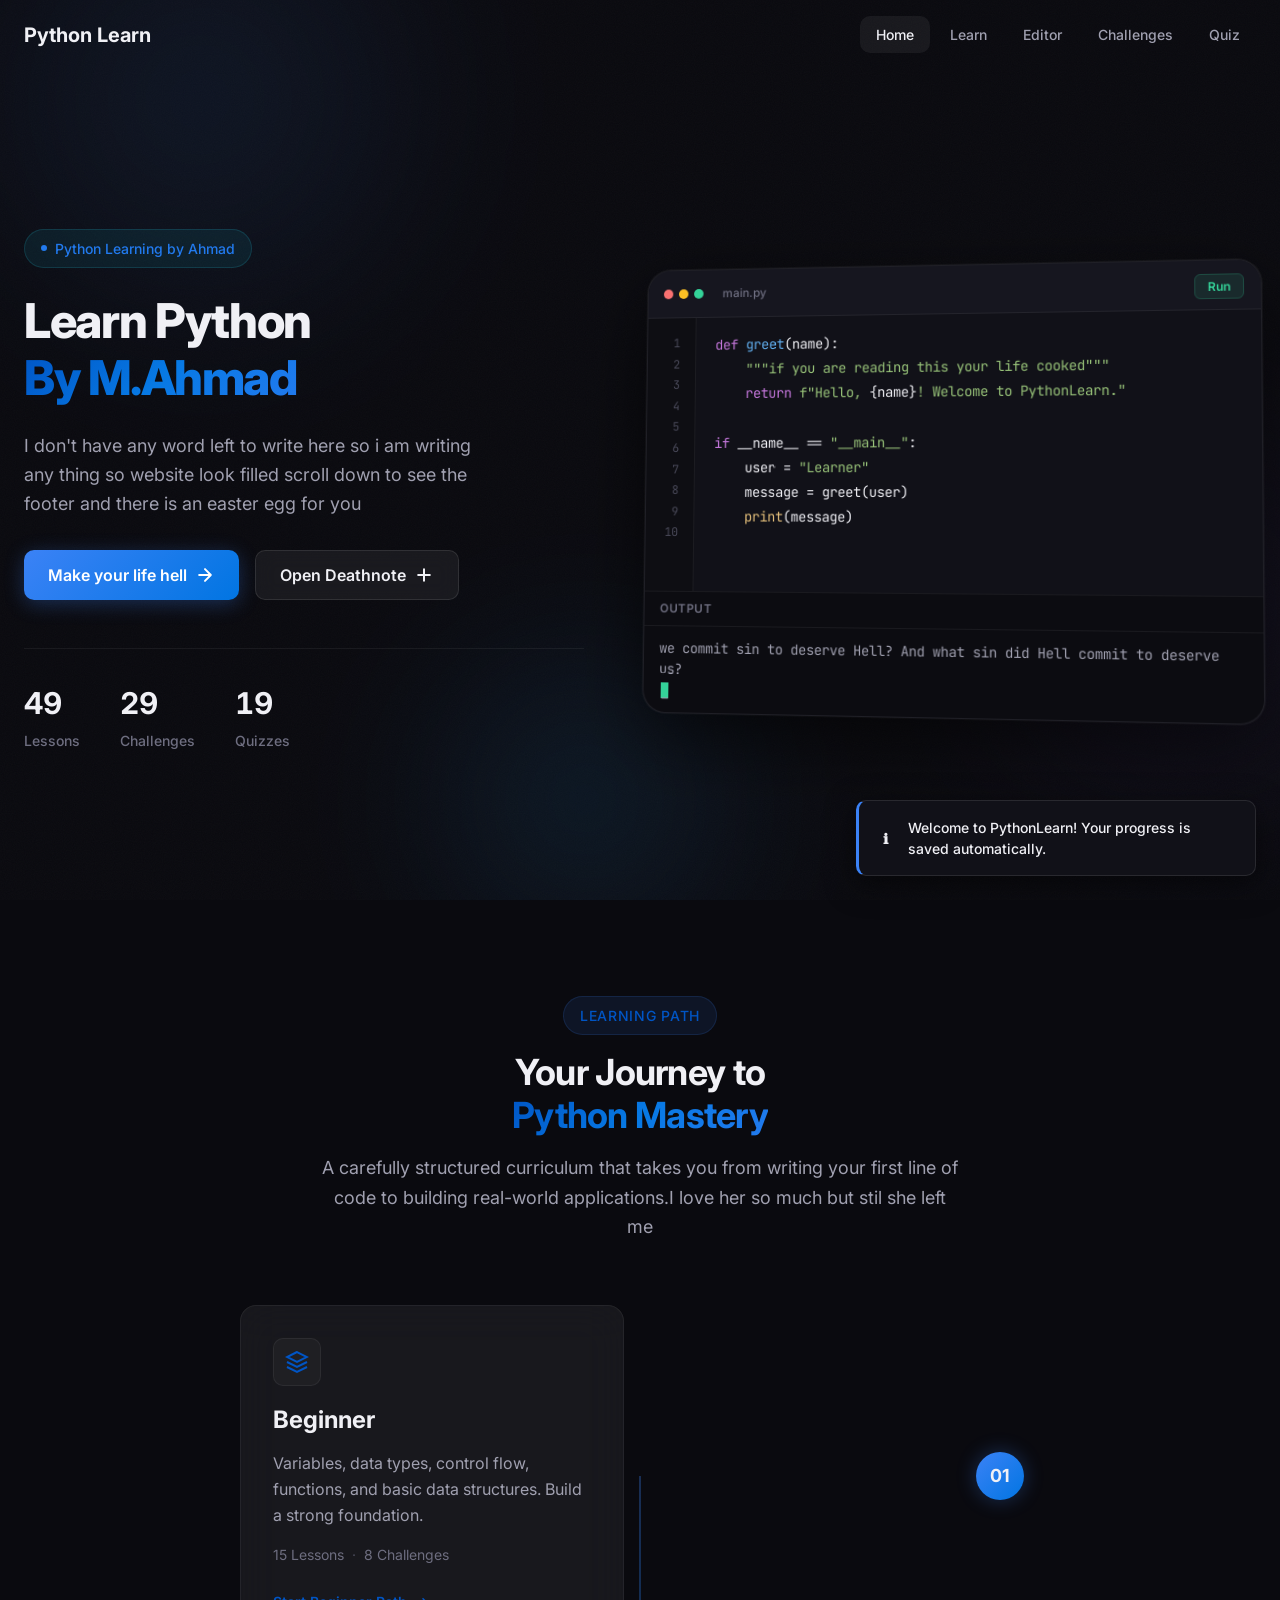
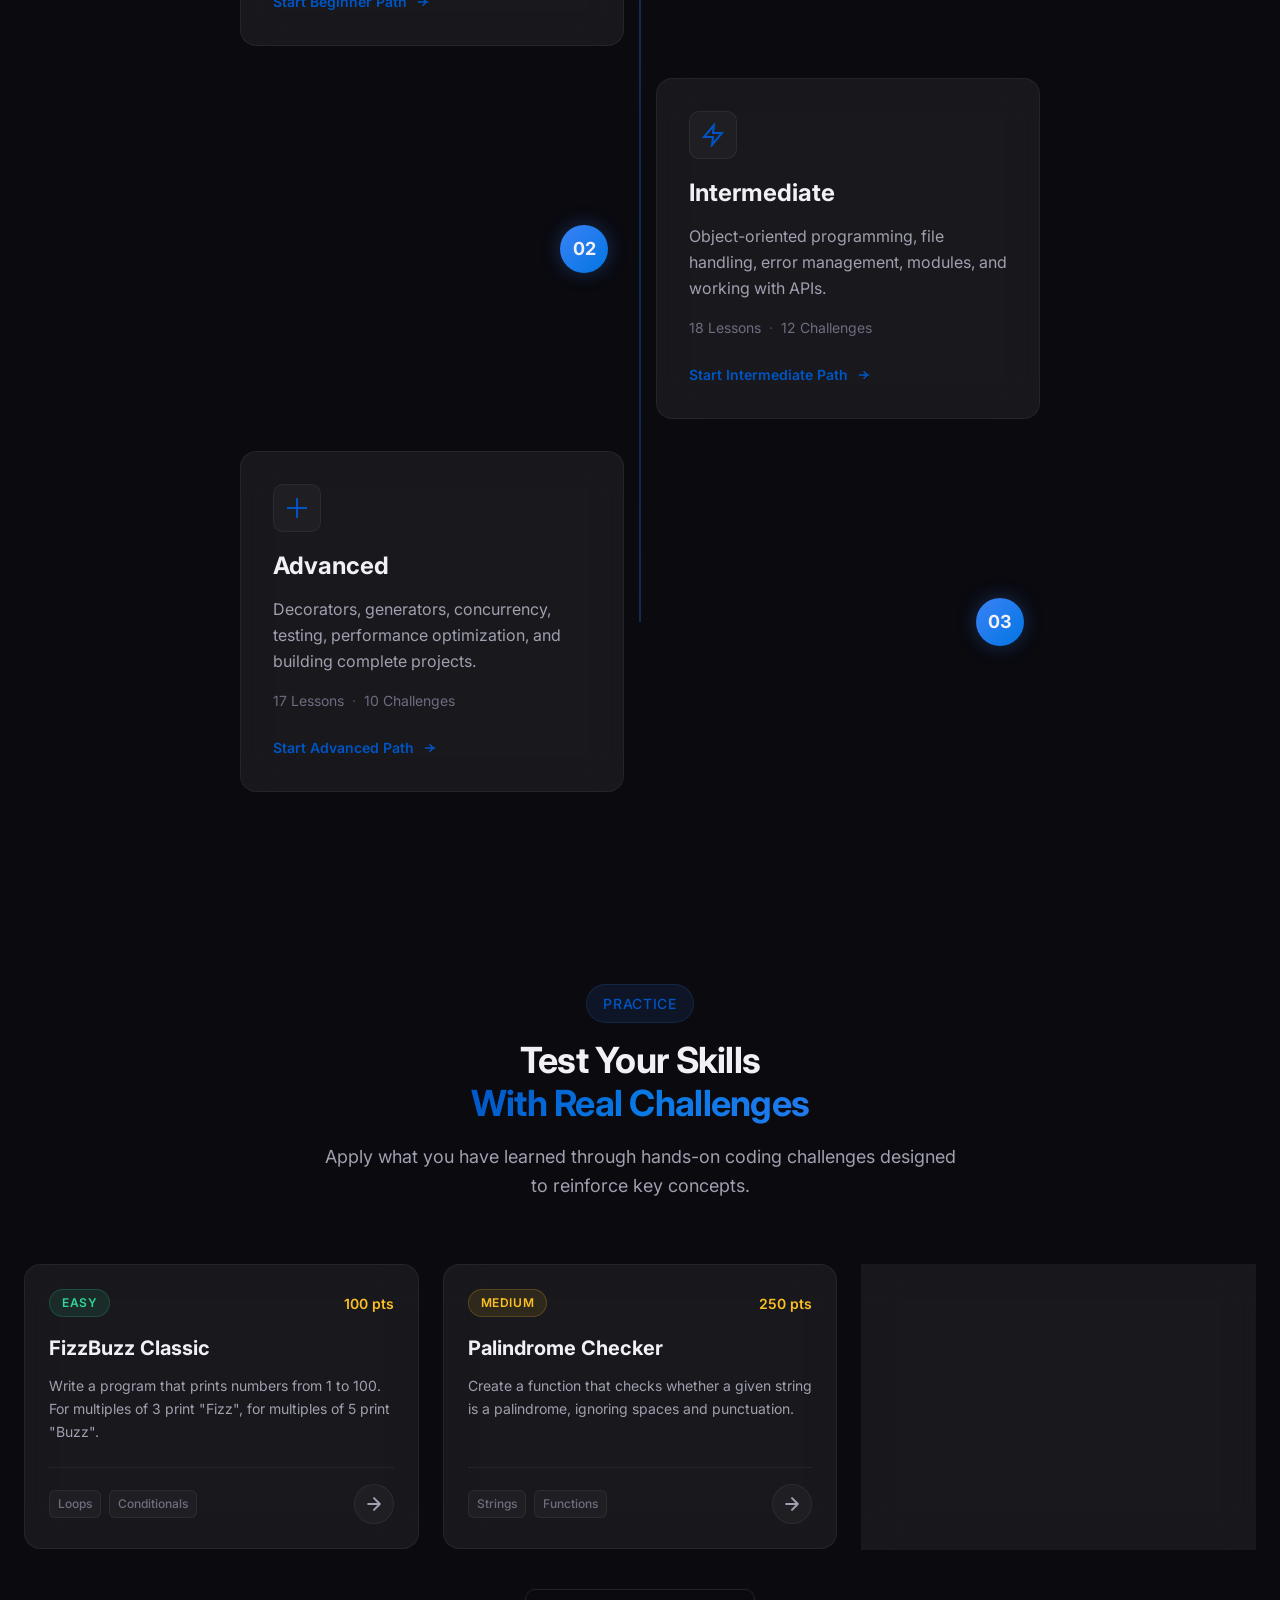
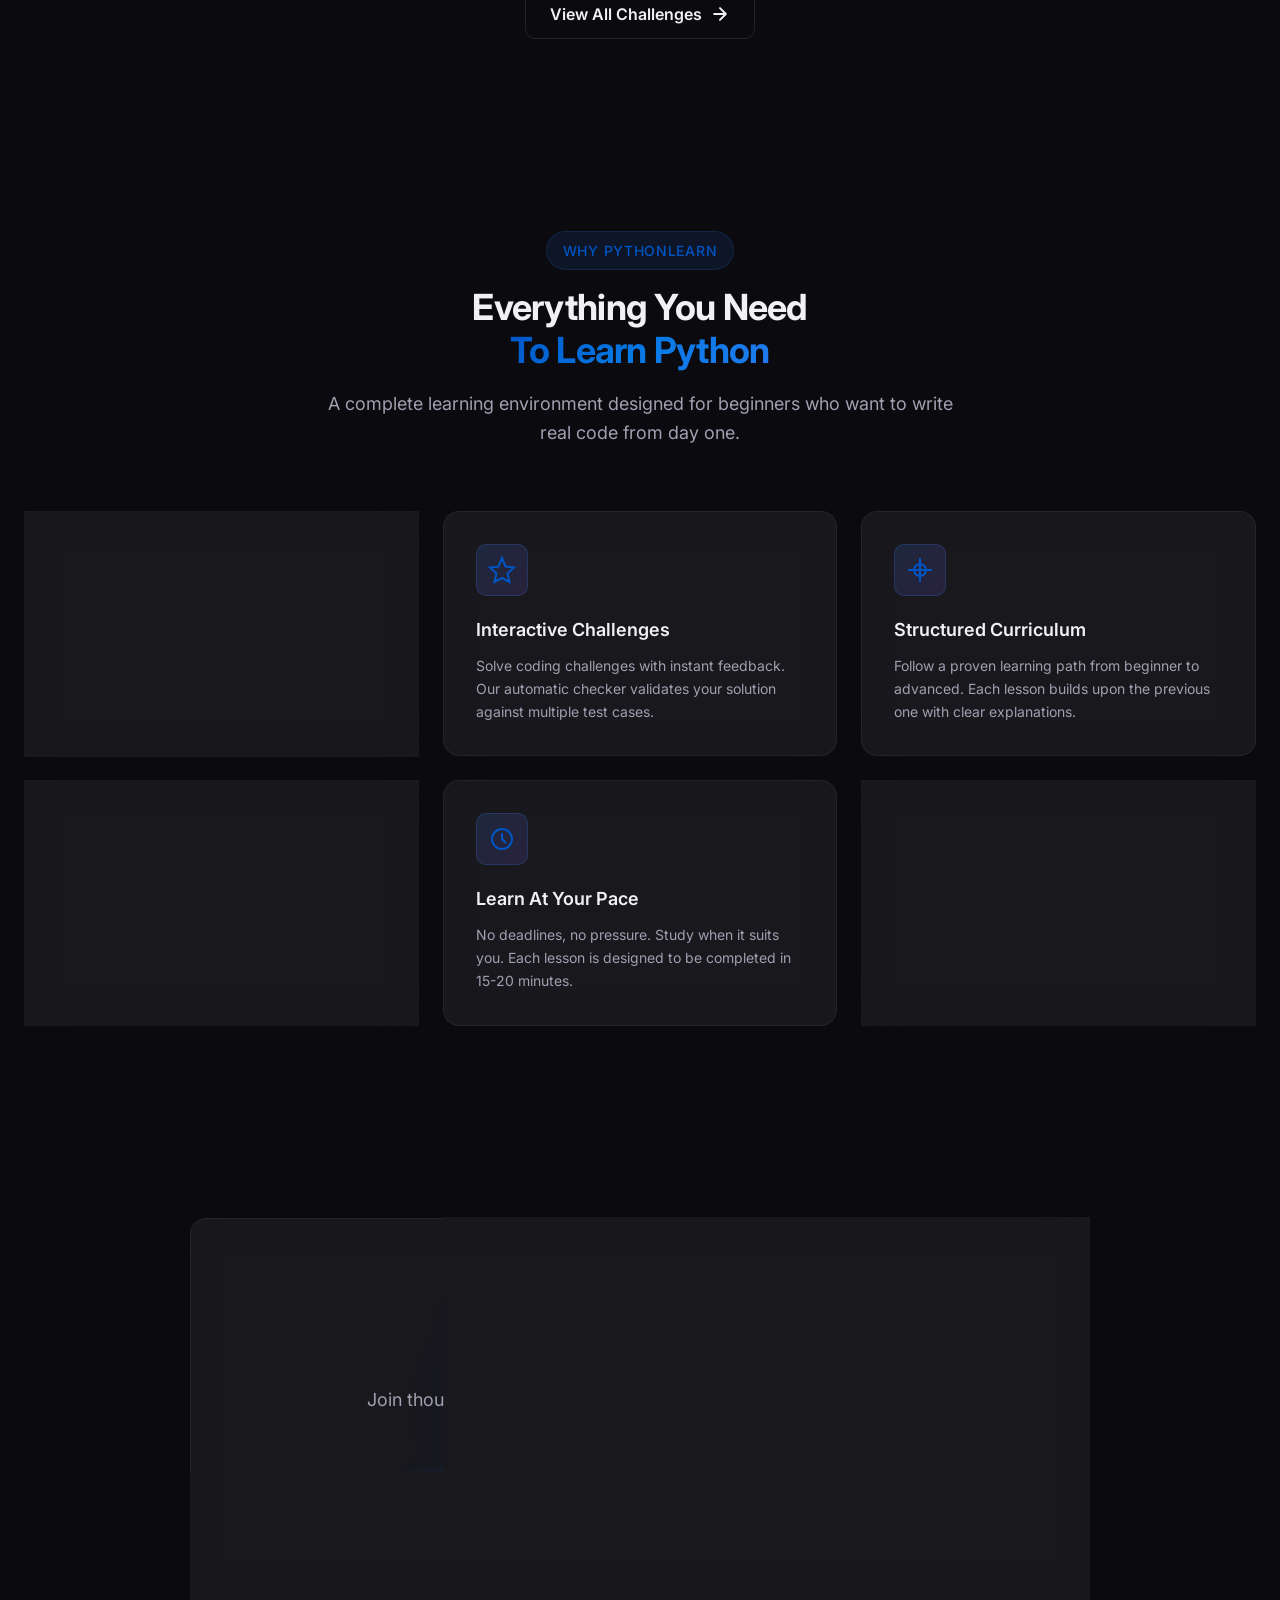
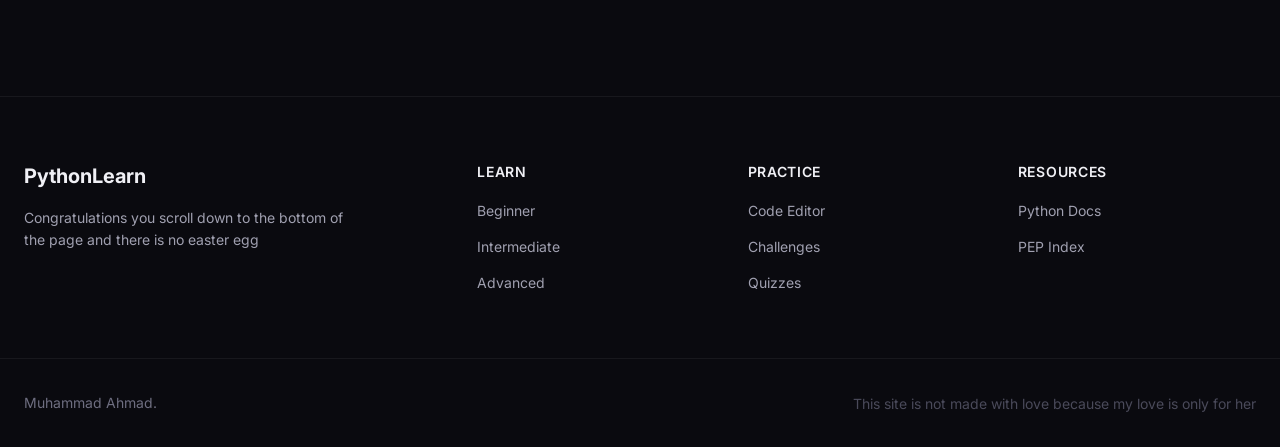
<file: index.html>
<!DOCTYPE html>
<html lang="en">
<head>
    <meta charset="UTF-8">
    <meta name="viewport" content="width=device-width, initial-scale=1.0">
    <meta name="description" content="PythonLearn - Master Python programming from beginner to advanced with interactive lessons, coding challenges, and a browser-based editor.">
    <meta name="keywords" content="Python, learn Python, programming, coding, tutorials, interactive lessons">
    <meta name="author" content="Muhammad Ahmad">
    <meta name="theme-color" content="#0a0a0f">
    <title>Python Learn     </title>
    <link rel="preconnect" href="https://fonts.googleapis.com">
    <link rel="preconnect" href="https://fonts.gstatic.com" crossorigin>
    <link href="https://fonts.googleapis.com/css2?family=Inter:wght@300;400;500;600;700;800&family=JetBrains+Mono:wght@400;500;600&display=swap" rel="stylesheet">
    <link rel="stylesheet" href="assets/css/main.css">
    <link rel="stylesheet" href="assets/css/home.css">
    <link rel="shortcut icon" type= "image/x-icon" href="assets/pythonicon.svg">
</head>
<body>
    
    <div class="ambient-background" aria-hidden="true">
        <div class="orb orb-1"></div>
        <div class="orb orb-2"></div>
        <div class="orb orb-3"></div>
        <div class="noise-overlay"></div>
    </div>

    
    <nav class="navbar" id="navbar" role="navigation" aria-label="Main navigation">
        <div class="nav-container">
            <a href="index.html" class="nav-logo" aria-label="PythonLearn Home">
                
                <span class="logo-text">Python Learn</span>
            </a>
            
            <button class="nav-toggle" id="navToggle" aria-expanded="false" aria-controls="navMenu" aria-label="Toggle navigation menu">
                <span class="hamburger-line"></span>
                <span class="hamburger-line"></span>
                <span class="hamburger-line"></span>
            </button>

            <ul class="nav-menu" id="navMenu" role="menubar">
                <li role="none"><a href="index.html" class="nav-link active" role="menuitem" aria-current="page">Home</a></li>
                <li role="none"><a href="pages/learn.html" class="nav-link" role="menuitem">Learn</a></li>
                <li role="none"><a href="pages/editor.html" class="nav-link" role="menuitem">Editor</a></li>
                <li role="none"><a href="pages/challenge.html" class="nav-link" role="menuitem">Challenges</a></li>
                <li role="none"><a href="pages/quiz.html" class="nav-link" role="menuitem">Quiz</a></li>
            </ul>
        </div>
    </nav>

   
    <header class="hero" id="home">
        <div class="hero-content">
            <div class="hero-badge">
                <span class="badge-dot" aria-hidden="true"></span>
                <span>Python Learning by Ahmad
            </div>
            <h1 class="hero-title">
                Learn Python<br>
                <span class="gradient-text">By M.Ahmad</span>
            </h1>
            <p class="hero-description">
                 I don't have any word left to write here so i am writing any thing so website look filled scroll down to see the footer and there is an easter egg for you
            </p>
            <div class="hero-actions">
                <a href="pages/learn.html" class="btn btn-primary">
                    <span>Make your life hell </span>
                    <svg width="20" height="20" viewBox="0 0 20 20" fill="none" aria-hidden="true">
                        <path d="M4.167 10h11.666m0 0L10 4.167M15.833 10L10 15.833" stroke="currentColor" stroke-width="2" stroke-linecap="round" stroke-linejoin="round"/>
                    </svg>
                </a>
                <a href="pages/editor.html" class="btn btn-secondary">
                    <span>Open Deathnote</span>
                    <svg width="20" height="20" viewBox="0 0 20 20" fill="none" aria-hidden="true">
                        <path d="M10 4.167v11.666m-5.833-5.833h11.666" stroke="currentColor" stroke-width="2" stroke-linecap="round"/>
                    </svg>
                </a>
            </div>
            <div class="hero-stats">
                <div class="stat-item">
                    <span class="stat-number" data-count="50">0</span>
                    <span class="stat-label">Lessons</span>
                </div>
                <div class="stat-item">
                    <span class="stat-number" data-count="30">0</span>
                    <span class="stat-label">Challenges</span>
                </div>
                <div class="stat-item">
                    <span class="stat-number" data-count="20">0</span>
                    <span class="stat-label">Quizzes</span>
                </div>
            </div>
        </div>

       
        <div class="hero-preview" aria-hidden="true">
            <div class="editor-window">
                <div class="editor-header">
                    <div class="editor-dots">
                        <span class="dot dot-red"></span>
                        <span class="dot dot-yellow"></span>
                        <span class="dot dot-green"></span>
                    </div>
                    <span class="editor-filename">main.py</span>
                    <div class="editor-actions">
                        <span class="editor-run-btn">Run</span>
                    </div>
                </div>
                <div class="editor-body">
                    <div class="line-numbers">
                        <span>1</span><span>2</span><span>3</span><span>4</span><span>5</span><span>6</span><span>7</span><span>8</span><span>9</span><span>10</span>
                    </div>
                    <div class="code-content">
                        <pre><code><span class="token-keyword">def</span> <span class="token-function">greet</span>(name):
    <span class="token-string">"""if you are reading this your life cooked"""</span>
    <span class="token-keyword">return</span> <span class="token-string">f"Hello, </span>{name}<span class="token-string">! Welcome to PythonLearn."</span>

<span class="token-keyword">if</span> __name__ == <span class="token-string">"__main__"</span>:
    user = <span class="token-string">"Learner"</span>
    message = greet(user)
    <span class="token-builtin">print</span>(message)</code></pre>
                    </div>
                </div>
                <div class="editor-console">
                    <div class="console-header">Output</div>
                    <div class="console-output">
                        <span class="console-line"> we commit sin to deserve Hell? And what sin did Hell commit to deserve us?</span>
                        <span class="console-cursor">_</span>
                    </div>
                </div>
            </div>
        </div>
    </header>


    <section class="roadmap" id="roadmap" aria-labelledby="roadmap-heading">
        <div class="section-container">
            <div class="section-header">
                <span class="section-tag">Learning Path</span>
                <h2 id="roadmap-heading" class="section-title">Your Journey to<br><span class="gradient-text">Python Mastery</span></h2>
                <p class="section-description">A carefully structured curriculum that takes you from writing your first line of code to building real-world applications.I love her so much but stil she left me </p>
            </div>

            <div class="roadmap-track">
                <div class="roadmap-line" aria-hidden="true"></div>
                
                <article class="roadmap-card" data-level="beginner">
                    <div class="roadmap-marker">
                        <span class="marker-number">01</span>
                    </div>
                    <div class="roadmap-content glass-card">
                        <div class="roadmap-icon" aria-hidden="true">
                            <svg width="24" height="24" viewBox="0 0 24 24" fill="none" stroke="currentColor" stroke-width="2">
                                <path d="M12 2L2 7l10 5 10-5-10-5zM2 17l10 5 10-5M2 12l10 5 10-5"/>
                            </svg>
                        </div>
                        <h3 class="roadmap-title">Beginner</h3>
                        <p class="roadmap-desc">Variables, data types, control flow, functions, and basic data structures. Build a strong foundation.</p>
                        <div class="roadmap-meta">
                            <span class="meta-item">15 Lessons</span>
                            <span class="meta-separator">·</span>
                            <span class="meta-item">8 Challenges</span>
                        </div>
                        <a href="pages/learn.html?level=beginner" class="roadmap-link">
                            Start Beginner Path
                            <svg width="16" height="16" viewBox="0 0 16 16" fill="none" aria-hidden="true">
                                <path d="M3.333 8h9.334M8 4.667L11.333 8 8 11.333" stroke="currentColor" stroke-width="1.5" stroke-linecap="round" stroke-linejoin="round"/>
                            </svg>
                        </a>
                    </div>
                </article>

                <article class="roadmap-card" data-level="intermediate">
                    <div class="roadmap-marker">
                        <span class="marker-number">02</span>
                    </div>
                    <div class="roadmap-content glass-card">
                        <div class="roadmap-icon" aria-hidden="true">
                            <svg width="24" height="24" viewBox="0 0 24 24" fill="none" stroke="currentColor" stroke-width="2">
                                <path d="M13 2L3 14h9l-1 8 10-12h-9l1-8z"/>
                            </svg>
                        </div>
                        <h3 class="roadmap-title">Intermediate</h3>
                        <p class="roadmap-desc">Object-oriented programming, file handling, error management, modules, and working with APIs.</p>
                        <div class="roadmap-meta">
                            <span class="meta-item">18 Lessons</span>
                            <span class="meta-separator">·</span>
                            <span class="meta-item">12 Challenges</span>
                        </div>
                        <a href="pages/learn.html?level=intermediate" class="roadmap-link">
                            Start Intermediate Path
                            <svg width="16" height="16" viewBox="0 0 16 16" fill="none" aria-hidden="true">
                                <path d="M3.333 8h9.334M8 4.667L11.333 8 8 11.333" stroke="currentColor" stroke-width="1.5" stroke-linecap="round" stroke-linejoin="round"/>
                            </svg>
                        </a>
                    </div>
                </article>

                <article class="roadmap-card" data-level="advanced">
                    <div class="roadmap-marker">
                        <span class="marker-number">03</span>
                    </div>
                    <div class="roadmap-content glass-card">
                        <div class="roadmap-icon" aria-hidden="true">
                            <svg width="24" height="24" viewBox="0 0 24 24" fill="none" stroke="currentColor" stroke-width="2">
                                <path d="M12 2v20M2 12h20"/>
                            </svg>
                        </div>
                        <h3 class="roadmap-title">Advanced</h3>
                        <p class="roadmap-desc">Decorators, generators, concurrency, testing, performance optimization, and building complete projects.</p>
                        <div class="roadmap-meta">
                            <span class="meta-item">17 Lessons</span>
                            <span class="meta-separator">·</span>
                            <span class="meta-item">10 Challenges</span>
                        </div>
                        <a href="pages/learn.html?level=advanced" class="roadmap-link">
                            Start Advanced Path
                            <svg width="16" height="16" viewBox="0 0 16 16" fill="none" aria-hidden="true">
                                <path d="M3.333 8h9.334M8 4.667L11.333 8 8 11.333" stroke="currentColor" stroke-width="1.5" stroke-linecap="round" stroke-linejoin="round"/>
                            </svg>
                        </a>
                    </div>
                </article>
            </div>
        </div>
    </section>


    <section class="challenges-preview" id="challenges" aria-labelledby="challenges-heading">
        <div class="section-container">
            <div class="section-header">
                <span class="section-tag">Practice</span>
                <h2 id="challenges-heading" class="section-title">Test Your Skills<br><span class="gradient-text">With Real Challenges</span></h2>
                <p class="section-description">Apply what you have learned through hands-on coding challenges designed to reinforce key concepts.</p>
            </div>

            <div class="challenge-grid">
                <article class="challenge-card glass-card" data-difficulty="easy">
                    <div class="challenge-header">
                        <span class="difficulty-badge easy">Easy</span>
                        <span class="challenge-points">100 pts</span>
                    </div>
                    <h3 class="challenge-title">FizzBuzz Classic</h3>
                    <p class="challenge-desc">Write a program that prints numbers from 1 to 100. For multiples of 3 print "Fizz", for multiples of 5 print "Buzz".</p>
                    <div class="challenge-footer">
                        <div class="challenge-tags">
                            <span class="tag">Loops</span>
                            <span class="tag">Conditionals</span>
                        </div>
                        <a href="pages/challenge.html?id=fizzbuzz" class="challenge-arrow" aria-label="Try FizzBuzz challenge">
                            <svg width="20" height="20" viewBox="0 0 20 20" fill="none" aria-hidden="true">
                                <path d="M4.167 10h11.666m0 0L10 4.167M15.833 10L10 15.833" stroke="currentColor" stroke-width="2" stroke-linecap="round" stroke-linejoin="round"/>
                            </svg>
                        </a>
                    </div>
                </article>

                <article class="challenge-card glass-card" data-difficulty="medium">
                    <div class="challenge-header">
                        <span class="difficulty-badge medium">Medium</span>
                        <span class="challenge-points">250 pts</span>
                    </div>
                    <h3 class="challenge-title">Palindrome Checker</h3>
                    <p class="challenge-desc">Create a function that checks whether a given string is a palindrome, ignoring spaces and punctuation.</p>
                    <div class="challenge-footer">
                        <div class="challenge-tags">
                            <span class="tag">Strings</span>
                            <span class="tag">Functions</span>
                        </div>
                        <a href="pages/challenge.html?id=palindrome" class="challenge-arrow" aria-label="Try Palindrome Checker challenge">
                            <svg width="20" height="20" viewBox="0 0 20 20" fill="none" aria-hidden="true">
                                <path d="M4.167 10h11.666m0 0L10 4.167M15.833 10L10 15.833" stroke="currentColor" stroke-width="2" stroke-linecap="round" stroke-linejoin="round"/>
                            </svg>
                        </a>
                    </div>
                </article>

                <article class="challenge-card glass-card" data-difficulty="hard">
                    <div class="challenge-header">
                        <span class="difficulty-badge hard">Hard</span>
                        <span class="challenge-points">500 pts</span>
                    </div>
                    <h3 class="challenge-title">Binary Search Tree</h3>
                    <p class="challenge-desc">Implement a binary search tree with insert, search, and in-order traversal methods from scratch.</p>
                    <div class="challenge-footer">
                        <div class="challenge-tags">
                            <span class="tag">Data Structures</span>
                            <span class="tag">OOP</span>
                        </div>
                        <a href="pages/challenge.html?id=bst" class="challenge-arrow" aria-label="Try Binary Search Tree challenge">
                            <svg width="20" height="20" viewBox="0 0 20 20" fill="none" aria-hidden="true">
                                <path d="M4.167 10h11.666m0 0L10 4.167M15.833 10L10 15.833" stroke="currentColor" stroke-width="2" stroke-linecap="round" stroke-linejoin="round"/>
                            </svg>
                        </a>
                    </div>
                </article>
            </div>

            <div class="section-footer">
                <a href="pages/challenge.html" class="btn btn-outline">
                    <span>View All Challenges</span>
                    <svg width="20" height="20" viewBox="0 0 20 20" fill="none" aria-hidden="true">
                        <path d="M4.167 10h11.666m0 0L10 4.167M15.833 10L10 15.833" stroke="currentColor" stroke-width="2" stroke-linecap="round" stroke-linejoin="round"/>
                    </svg>
                </a>
            </div>
        </div>
    </section>


    <section class="features" id="features" aria-labelledby="features-heading">
        <div class="section-container">
            <div class="section-header">
                <span class="section-tag">Why PythonLearn</span>
                <h2 id="features-heading" class="section-title">Everything You Need<br><span class="gradient-text">To Learn Python</span></h2>
                <p class="section-description">A complete learning environment designed for beginners who want to write real code from day one.</p>
            </div>

            <div class="features-grid">
                <article class="feature-card glass-card">
                    <div class="feature-icon" aria-hidden="true">
                        <svg width="28" height="28" viewBox="0 0 28 28" fill="none" stroke="currentColor" stroke-width="2">
                            <rect x="3" y="3" width="22" height="22" rx="4"/>
                            <path d="M8 14h12M8 10h12M8 18h8"/>
                        </svg>
                    </div>
                    <h3 class="feature-title">Browser-Based Editor</h3>
                    <p class="feature-desc">Write and run Python code directly in your browser. No installation, no setup, no dependencies. Just open and start coding.</p>
                </article>

                <article class="feature-card glass-card">
                    <div class="feature-icon" aria-hidden="true">
                        <svg width="28" height="28" viewBox="0 0 28 28" fill="none" stroke="currentColor" stroke-width="2">
                            <path d="M14 2L17.5 10.5L26 11.5L19.5 17.5L21.5 26L14 22L6.5 26L8.5 17.5L2 11.5L10.5 10.5L14 2z"/>
                        </svg>
                    </div>
                    <h3 class="feature-title">Interactive Challenges</h3>
                    <p class="feature-desc">Solve coding challenges with instant feedback. Our automatic checker validates your solution against multiple test cases.</p>
                </article>

                <article class="feature-card glass-card">
                    <div class="feature-icon" aria-hidden="true">
                        <svg width="28" height="28" viewBox="0 0 28 28" fill="none" stroke="currentColor" stroke-width="2">
                            <path d="M14 2v24M2 14h24"/>
                            <circle cx="14" cy="14" r="6"/>
                        </svg>
                    </div>
                    <h3 class="feature-title">Structured Curriculum</h3>
                    <p class="feature-desc">Follow a proven learning path from beginner to advanced. Each lesson builds upon the previous one with clear explanations.</p>
                </article>

                <article class="feature-card glass-card">
                    <div class="feature-icon" aria-hidden="true">
                        <svg width="28" height="28" viewBox="0 0 28 28" fill="none" stroke="currentColor" stroke-width="2">
                            <path d="M22 6L12 16L8 12L2 18L12 26L26 10L22 6z"/>
                        </svg>
                    </div>
                    <h3 class="feature-title">Progress Tracking</h3>
                    <p class="feature-desc">Your progress is automatically saved locally. Resume exactly where you left off, track completed lessons and quiz scores.</p>
                </article>

                <article class="feature-card glass-card">
                    <div class="feature-icon" aria-hidden="true">
                        <svg width="28" height="28" viewBox="0 0 28 28" fill="none" stroke="currentColor" stroke-width="2">
                            <circle cx="14" cy="14" r="10"/>
                            <path d="M14 8v6l4 4"/>
                        </svg>
                    </div>
                    <h3 class="feature-title">Learn At Your Pace</h3>
                    <p class="feature-desc">No deadlines, no pressure. Study when it suits you. Each lesson is designed to be completed in 15-20 minutes.</p>
                </article>

                <article class="feature-card glass-card">
                    <div class="feature-icon" aria-hidden="true">
                        <svg width="28" height="28" viewBox="0 0 28 28" fill="none" stroke="currentColor" stroke-width="2">
                            <path d="M14 2C7.373 2 2 7.373 2 14s5.373 12 12 12 12-5.373 12-12S20.627 2 14 2z"/>
                            <path d="M14 8v8l6 3"/>
                        </svg>
                    </div>
                    <h3 class="feature-title">Completely Free</h3>
                    <p class="feature-desc">No subscriptions, no hidden fees, no ads. PythonLearn is free forever. Focus on learning, not your wallet.</p>
                </article>
            </div>
        </div>
    </section>

    <!-- Call To Action -->
    <section class="cta" id="cta" aria-labelledby="cta-heading">
        <div class="cta-container glass-card">
            <div class="cta-content">
                <h2 id="cta-heading" class="cta-title">Ready to Start<br><span class="gradient-text">Your Python Journey?</span></h2>
                <p class="cta-desc">Join thousands of learners who have chosen PythonLearn as their starting point. Just you and the code.</p>
                <div class="cta-actions">
                    <a href="pages/learn.html" class="btn btn-primary btn-large">
                        <span>Begin Learning Now</span>
                        <svg width="20" height="20" viewBox="0 0 20 20" fill="none" aria-hidden="true">
                            <path d="M4.167 10h11.666m0 0L10 4.167M15.833 10L10 15.833" stroke="currentColor" stroke-width="2" stroke-linecap="round" stroke-linejoin="round"/>
                        </svg>
                    </a>
                    <a href="pages/editor.html" class="btn btn-ghost btn-large">
                        <span>Try the Editor</span>
                    </a>
                </div>
            </div>
            <div class="cta-decoration" aria-hidden="true">
                <div class="cta-orb"></div>
            </div>
        </div>
    </section>

    <!-- Footer -->
    <footer class="footer" role="contentinfo">
        <div class="footer-container">
            <div class="footer-brand">
                <a href="index.html" class="footer-logo" aria-label="PythonLearn Home">
                    
                    <span class="footer-logo-text">PythonLearn</span>
                </a>
                <p class="footer-tagline">Congratulations you scroll down to the bottom of the page and there is no easter egg</p>
            </div>
            
            <nav class="footer-nav" aria-label="Footer navigation">
                <div class="footer-nav-group">
                    <h4 class="footer-nav-title">Learn</h4>
                    <ul class="footer-nav-list">
                        <li><a href="pages/learn.html?level=beginner">Beginner</a></li>
                        <li><a href="pages/learn.html?level=intermediate">Intermediate</a></li>
                        <li><a href="pages/learn.html?level=advanced">Advanced</a></li>
                    </ul>
                </div>
                <div class="footer-nav-group">
                    <h4 class="footer-nav-title">Practice</h4>
                    <ul class="footer-nav-list">
                        <li><a href="pages/editor.html">Code Editor</a></li>
                        <li><a href="pages/challenge.html">Challenges</a></li>
                        <li><a href="pages/quiz.html">Quizzes</a></li>
                    </ul>
                </div>
                <div class="footer-nav-group">
                    <h4 class="footer-nav-title">Resources</h4>
                    <ul class="footer-nav-list">
                        <li><a href="https://docs.python.org/3/" target="_blank" rel="noopener noreferrer">Python Docs</a></li>
                        <li><a href="https://peps.python.org/" target="_blank" rel="noopener noreferrer">PEP Index</a></li>
                    </ul>
                </div>
            </nav>
        </div>
        
        <div class="footer-bottom">
            <p class="copyright">Muhammad Ahmad. </p>
            <div class="footer-bottom-links">
                <span class="footer-made">This site is not made with love because my love is only for her </span>
            </div>
        </div>
    </footer>

    <script src="assets/js/storage.js"></script>
    <script src="assets/js/animation.js"></script>
    <script src="assets/js/navigation.js"></script>
    <script src="assets/js/app.js"></script>
</body>
</html>
</file>
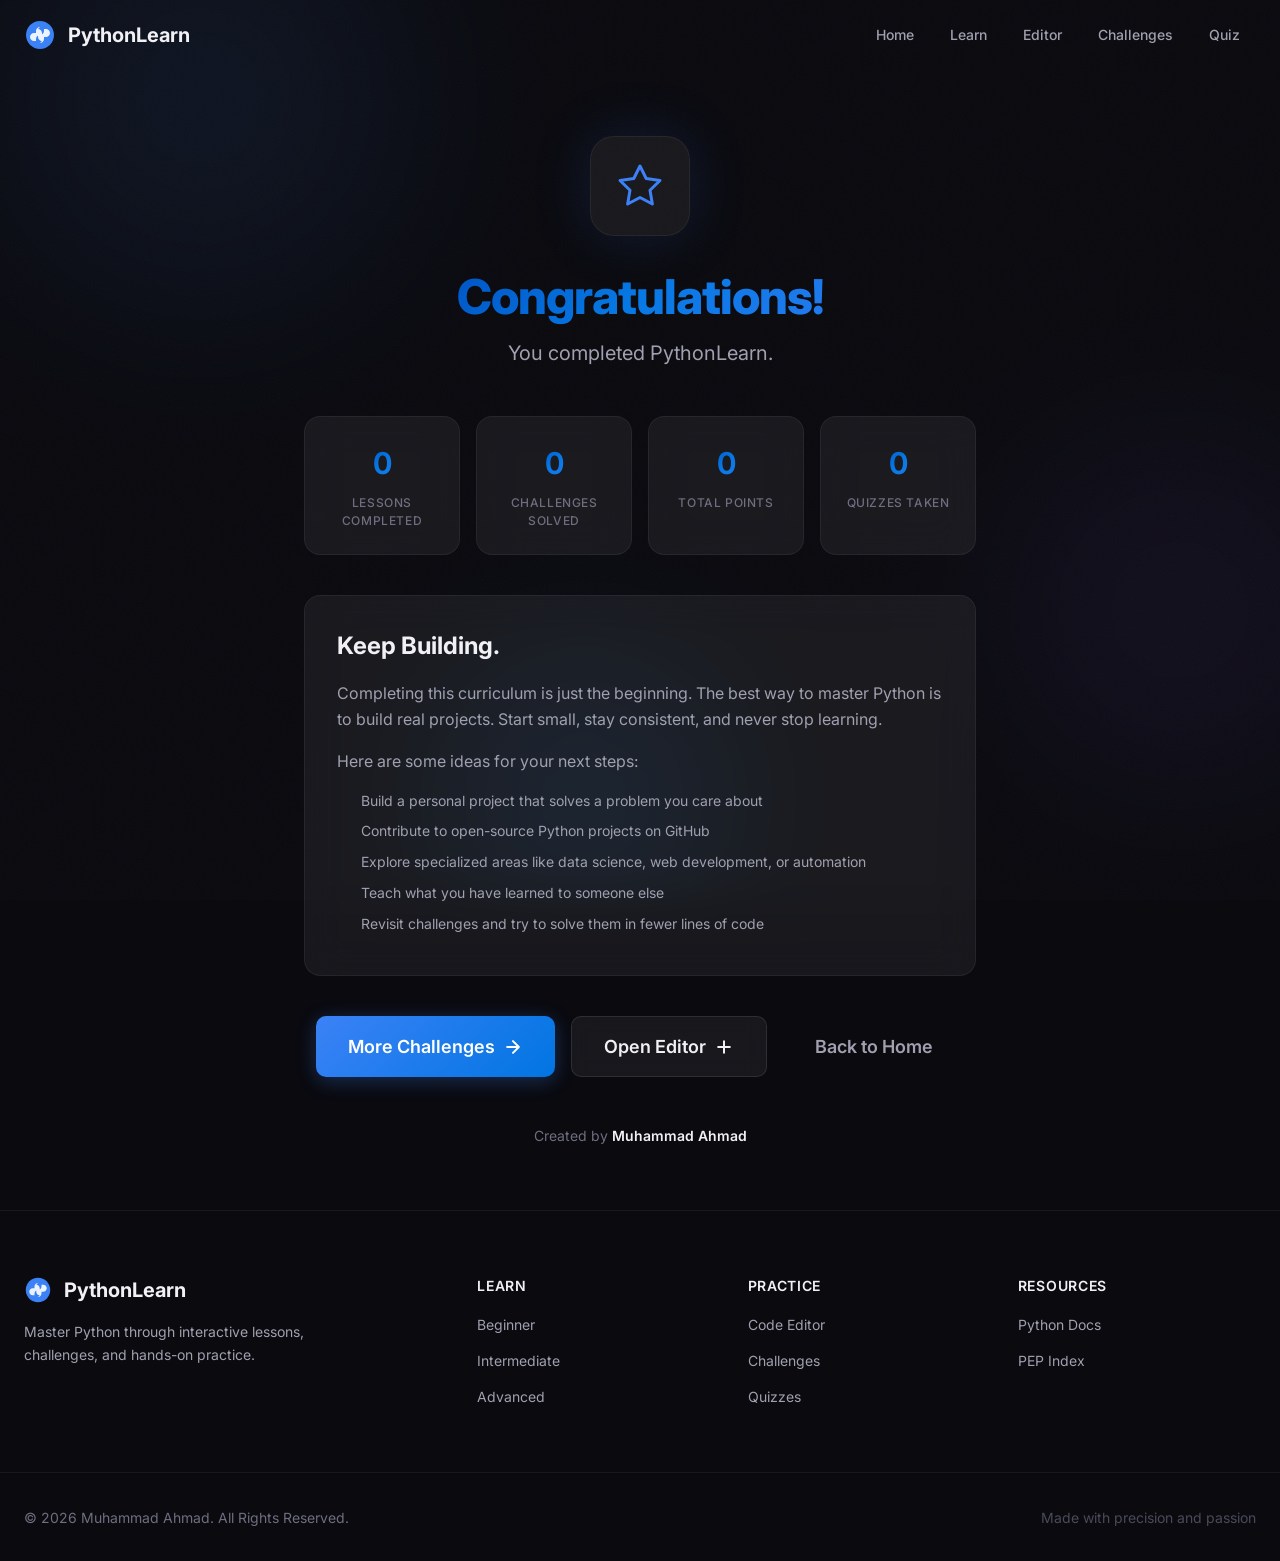
<file: pages/finish.html>
<!DOCTYPE html>
<html lang="en">
<head>
    <meta charset="UTF-8">
    <meta name="viewport" content="width=device-width, initial-scale=1.0">
    <meta name="description" content="Congratulations on completing PythonLearn! You have mastered Python from beginner to advanced.">
    <meta name="theme-color" content="#0a0a0f">
    <title>Congratulations — PythonLearn</title>
    <link rel="preconnect" href="https://fonts.googleapis.com">
    <link rel="preconnect" href="https://fonts.gstatic.com" crossorigin>
    <link href="https://fonts.googleapis.com/css2?family=Inter:wght@300;400;500;600;700;800&family=JetBrains+Mono:wght@400;500;600&display=swap" rel="stylesheet">
    <link rel="stylesheet" href="../assets/css/main.css">
    <link rel="stylesheet" href="../assets/css/finish.css">
</head>
<body>
    <div class="ambient-background" aria-hidden="true">
        <div class="orb orb-1"></div>
        <div class="orb orb-2"></div>
        <div class="orb orb-3"></div>
        <div class="noise-overlay"></div>
    </div>

    <nav class="navbar" id="navbar" role="navigation" aria-label="Main navigation">
        <div class="nav-container">
            <a href="../index.html" class="nav-logo" aria-label="PythonLearn Home">
                <svg class="logo-icon" width="32" height="32" viewBox="0 0 32 32" fill="none" xmlns="http://www.w3.org/2000/svg" aria-hidden="true">
                    <path d="M16 2C8.268 2 2 8.268 2 16s6.268 14 14 14 14-6.268 14-14S23.732 2 16 2z" fill="url(#logo-gradient)"/>
                    <path d="M16 8c-2.21 0-4 1.79-4 4v2h-2c-2.21 0-4 1.79-4 4s1.79 4 4 4h2v-2c0-2.21 1.79-4 4-4h2v-2c0-2.21-1.79-4-4-4z" fill="#fff" opacity="0.9"/>
                    <path d="M16 24c2.21 0 4-1.79 4-4v-2h2c2.21 0 4-1.79 4-4s-1.79-4-4-4h-2v2c0 2.21-1.79 4-4 4h-2v2c0 2.21 1.79 4 4 4z" fill="#fff" opacity="0.9"/>
                    <defs>
                        <linearGradient id="logo-gradient" x1="2" y1="2" x2="30" y2="30">
                            <stop offset="0%" stop-color="#3b82f6"/>
                            <stop offset="100%" stop-color="#8b5cf6"/>
                        </linearGradient>
                    </defs>
                </svg>
                <span class="logo-text">PythonLearn</span>
            </a>
            
            <button class="nav-toggle" id="navToggle" aria-expanded="false" aria-controls="navMenu" aria-label="Toggle navigation menu">
                <span class="hamburger-line"></span>
                <span class="hamburger-line"></span>
                <span class="hamburger-line"></span>
            </button>

            <ul class="nav-menu" id="navMenu" role="menubar">
                <li role="none"><a href="../index.html" class="nav-link" role="menuitem">Home</a></li>
                <li role="none"><a href="learn.html" class="nav-link" role="menuitem">Learn</a></li>
                <li role="none"><a href="editor.html" class="nav-link" role="menuitem">Editor</a></li>
                <li role="none"><a href="challenge.html" class="nav-link" role="menuitem">Challenges</a></li>
                <li role="none"><a href="quiz.html" class="nav-link" role="menuitem">Quiz</a></li>
            </ul>
        </div>
    </nav>

    <main class="finish-page" id="finishPage">
        <div class="finish-container">
            <div class="finish-badge" aria-hidden="true">
                <svg width="80" height="80" viewBox="0 0 24 24" fill="none" stroke="url(#finish-icon-gradient)" stroke-width="1.5" stroke-linecap="round" stroke-linejoin="round">
                    <defs>
                        <linearGradient id="finish-icon-gradient" x1="0" y1="0" x2="24" y2="24">
                            <stop offset="0%" stop-color="#3b82f6"/>
                            <stop offset="100%" stop-color="#8b5cf6"/>
                        </linearGradient>
                    </defs>
                    <polygon points="12 2 15.09 8.26 22 9.27 17 14.14 18.18 21.02 12 17.77 5.82 21.02 7 14.14 2 9.27 8.91 8.26 12 2"/>
                </svg>
            </div>

            <h1 class="finish-title">
                <span class="gradient-text">Congratulations!</span>
            </h1>
            
            <p class="finish-subtitle">You completed PythonLearn.</p>
            
            <div class="finish-stats" id="finishStats">
                <div class="finish-stat glass-card">
                    <span class="finish-stat-value" id="statLessons">0</span>
                    <span class="finish-stat-label">Lessons Completed</span>
                </div>
                <div class="finish-stat glass-card">
                    <span class="finish-stat-value" id="statChallenges">0</span>
                    <span class="finish-stat-label">Challenges Solved</span>
                </div>
                <div class="finish-stat glass-card">
                    <span class="finish-stat-value" id="statPoints">0</span>
                    <span class="finish-stat-label">Total Points</span>
                </div>
                <div class="finish-stat glass-card">
                    <span class="finish-stat-value" id="statQuizzes">0</span>
                    <span class="finish-stat-label">Quizzes Taken</span>
                </div>
            </div>

            <div class="finish-message glass-card">
                <h2 class="message-title">Keep Building.</h2>
                <p class="message-text">Completing this curriculum is just the beginning. The best way to master Python is to build real projects. Start small, stay consistent, and never stop learning.</p>
                <p class="message-text">Here are some ideas for your next steps:</p>
                <ul class="message-list">
                    <li>Build a personal project that solves a problem you care about</li>
                    <li>Contribute to open-source Python projects on GitHub</li>
                    <li>Explore specialized areas like data science, web development, or automation</li>
                    <li>Teach what you have learned to someone else</li>
                    <li>Revisit challenges and try to solve them in fewer lines of code</li>
                </ul>
            </div>

            <div class="finish-actions">
                <a href="challenge.html" class="btn btn-primary btn-large">
                    <span>More Challenges</span>
                    <svg width="20" height="20" viewBox="0 0 20 20" fill="none" aria-hidden="true">
                        <path d="M4.167 10h11.666m0 0L10 4.167M15.833 10L10 15.833" stroke="currentColor" stroke-width="2" stroke-linecap="round" stroke-linejoin="round"/>
                    </svg>
                </a>
                <a href="editor.html" class="btn btn-secondary btn-large">
                    <span>Open Editor</span>
                    <svg width="20" height="20" viewBox="0 0 20 20" fill="none" aria-hidden="true">
                        <path d="M10 4.167v11.666m-5.833-5.833h11.666" stroke="currentColor" stroke-width="2" stroke-linecap="round"/>
                    </svg>
                </a>
                <a href="../index.html" class="btn btn-ghost btn-large">
                    <span>Back to Home</span>
                </a>
            </div>

            <p class="finish-creator">Created by <strong>Muhammad Ahmad</strong></p>
        </div>
    </main>

    <footer class="footer" role="contentinfo">
        <div class="footer-container">
            <div class="footer-brand">
                <a href="../index.html" class="footer-logo" aria-label="PythonLearn Home">
                    <svg width="28" height="28" viewBox="0 0 32 32" fill="none" xmlns="http://www.w3.org/2000/svg" aria-hidden="true">
                        <path d="M16 2C8.268 2 2 8.268 2 16s6.268 14 14 14 14-6.268 14-14S23.732 2 16 2z" fill="url(#footer-gradient)"/>
                        <path d="M16 8c-2.21 0-4 1.79-4 4v2h-2c-2.21 0-4 1.79-4 4s1.79 4 4 4h2v-2c0-2.21 1.79-4 4-4h2v-2c0-2.21-1.79-4-4-4z" fill="#fff" opacity="0.9"/>
                        <path d="M16 24c2.21 0 4-1.79 4-4v-2h2c2.21 0 4-1.79 4-4s-1.79-4-4-4h-2v2c0 2.21-1.79 4-4 4h-2v2c0 2.21 1.79 4 4 4z" fill="#fff" opacity="0.9"/>
                        <defs>
                            <linearGradient id="footer-gradient" x1="2" y1="2" x2="30" y2="30">
                                <stop offset="0%" stop-color="#3b82f6"/>
                                <stop offset="100%" stop-color="#8b5cf6"/>
                            </linearGradient>
                        </defs>
                    </svg>
                    <span class="footer-logo-text">PythonLearn</span>
                </a>
                <p class="footer-tagline">Master Python through interactive lessons, challenges, and hands-on practice.</p>
            </div>
            
            <nav class="footer-nav" aria-label="Footer navigation">
                <div class="footer-nav-group">
                    <h4 class="footer-nav-title">Learn</h4>
                    <ul class="footer-nav-list">
                        <li><a href="learn.html?level=beginner">Beginner</a></li>
                        <li><a href="learn.html?level=intermediate">Intermediate</a></li>
                        <li><a href="learn.html?level=advanced">Advanced</a></li>
                    </ul>
                </div>
                <div class="footer-nav-group">
                    <h4 class="footer-nav-title">Practice</h4>
                    <ul class="footer-nav-list">
                        <li><a href="editor.html">Code Editor</a></li>
                        <li><a href="challenge.html">Challenges</a></li>
                        <li><a href="quiz.html">Quizzes</a></li>
                    </ul>
                </div>
                <div class="footer-nav-group">
                    <h4 class="footer-nav-title">Resources</h4>
                    <ul class="footer-nav-list">
                        <li><a href="https://docs.python.org/3/" target="_blank" rel="noopener noreferrer">Python Docs</a></li>
                        <li><a href="https://peps.python.org/" target="_blank" rel="noopener noreferrer">PEP Index</a></li>
                    </ul>
                </div>
            </nav>
        </div>
        
        <div class="footer-bottom">
            <p class="copyright">&copy; 2026 Muhammad Ahmad. All Rights Reserved.</p>
            <div class="footer-bottom-links">
                <span class="footer-made">Made with precision and passion</span>
            </div>
        </div>
    </footer>

    <script src="../assets/js/storage.js"></script>
    <script src="../assets/js/animation.js"></script>
    <script src="../assets/js/navigation.js"></script>
    <script src="../assets/js/app.js"></script>
    <script src="../assets/js/finish.js"></script>
</body>
</html>
</file>
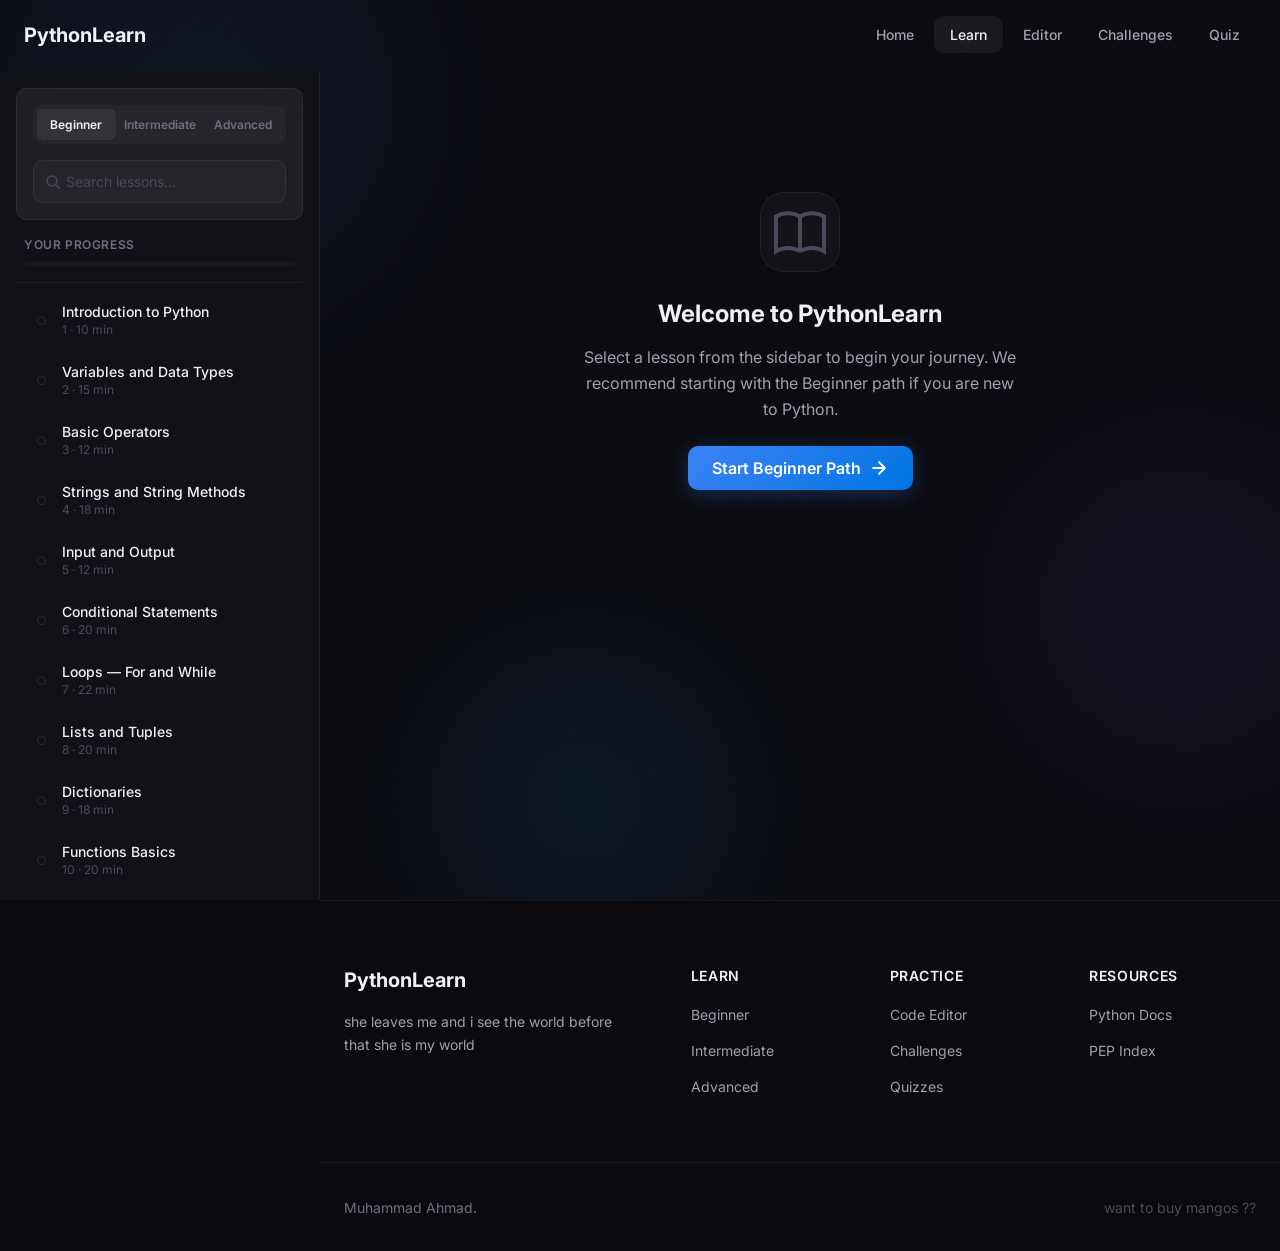
<file: pages/learn.html>
<!DOCTYPE html>
<html lang="en">
<head>
    <meta charset="UTF-8">
    <meta name="viewport" content="width=device-width, initial-scale=1.0">
    <meta name="description" content="Learn Python with structured interactive lessons from beginner to advanced. Track your progress as you go.">
    <meta name="theme-color" content="#0a0a0f">
    <title>Learn — PythonLearn</title>
    <link rel="preconnect" href="https://fonts.googleapis.com">
    <link rel="preconnect" href="https://fonts.gstatic.com" crossorigin>
    <link href="https://fonts.googleapis.com/css2?family=Inter:wght@300;400;500;600;700;800&family=JetBrains+Mono:wght@400;500;600&display=swap" rel="stylesheet">
    <link rel="stylesheet" href="../assets/css/main.css">
    <link rel="stylesheet" href="../assets/css/learn.css">
</head>
<body>
    <div class="ambient-background" aria-hidden="true">
        <div class="orb orb-1"></div>
        <div class="orb orb-2"></div>
        <div class="orb orb-3"></div>
        <div class="noise-overlay"></div>
    </div>

    <nav class="navbar" id="navbar" role="navigation" aria-label="Main navigation">
        <div class="nav-container">
            <a href="../index.html" class="nav-logo" aria-label="PythonLearn Home">
                
                <span class="logo-text">PythonLearn</span>
            </a>
            
            <button class="nav-toggle" id="navToggle" aria-expanded="false" aria-controls="navMenu" aria-label="Toggle navigation menu">
                <span class="hamburger-line"></span>
                <span class="hamburger-line"></span>
                <span class="hamburger-line"></span>
            </button>

            <ul class="nav-menu" id="navMenu" role="menubar">
                <li role="none"><a href="../index.html" class="nav-link" role="menuitem">Home</a></li>
                <li role="none"><a href="learn.html" class="nav-link active" role="menuitem" aria-current="page">Learn</a></li>
                <li role="none"><a href="editor.html" class="nav-link" role="menuitem">Editor</a></li>
                <li role="none"><a href="challenge.html" class="nav-link" role="menuitem">Challenges</a></li>
                <li role="none"><a href="quiz.html" class="nav-link" role="menuitem">Quiz</a></li>
            </ul>
        </div>
    </nav>

    <div class="scroll-progress" aria-hidden="true"></div>

    <div class="learn-layout" id="learnLayout">
        <!-- Sidebar -->
        <aside class="learn-sidebar" id="learnSidebar" aria-label="Lesson navigation">
            <div class="sidebar-header glass-card">
                <div class="level-tabs" role="tablist" aria-label="Select difficulty level">
                    <button class="level-tab active" data-level="beginner" role="tab" aria-selected="true" id="tab-beginner" aria-controls="panel-beginner">Beginner</button>
                    <button class="level-tab" data-level="intermediate" role="tab" aria-selected="false" id="tab-intermediate" aria-controls="panel-intermediate">Intermediate</button>
                    <button class="level-tab" data-level="advanced" role="tab" aria-selected="false" id="tab-advanced" aria-controls="panel-advanced">Advanced</button>
                </div>
                <div class="search-box">
                    <svg class="search-icon" width="16" height="16" viewBox="0 0 16 16" fill="none" aria-hidden="true">
                        <circle cx="7" cy="7" r="5" stroke="currentColor" stroke-width="1.5"/>
                        <path d="M11 11l3.5 3.5" stroke="currentColor" stroke-width="1.5" stroke-linecap="round"/>
                    </svg>
                    <input type="search" class="search-input" data-search placeholder="Search lessons..." aria-label="Search lessons">
                </div>
            </div>
            
            <div class="lesson-list-container">
                <div class="progress-summary" id="progressSummary">
                    <span class="progress-label">Your Progress</span>
                    <div class="progress-bar-mini" id="progressBarMini"></div>
                </div>
                <nav class="lesson-list" id="lessonList" aria-label="Lessons"></nav>
            </div>
        </aside>

        <!-- Main Content -->
        <main class="learn-main" id="learnMain">
            <article class="lesson-view" id="lessonView" aria-live="polite">
                <div class="lesson-empty-state" id="emptyState">
                    <div class="empty-icon" aria-hidden="true">
                        <svg width="64" height="64" viewBox="0 0 24 24" fill="none" stroke="currentColor" stroke-width="1.5">
                            <path d="M12 6.253v13m0-13C10.832 5.477 9.246 5 7.5 5S4.168 5.477 3 6.253v13C4.168 18.477 5.754 18 7.5 18s3.332.477 4.5 1.253m0-13C13.168 5.477 14.754 5 16.5 5c1.747 0 3.332.477 4.5 1.253v13C19.832 18.477 18.247 18 16.5 18c-1.746 0-3.332.477-4.5 1.253"/>
                        </svg>
                    </div>
                    <h2 class="empty-title">Welcome to PythonLearn</h2>
                    <p class="empty-desc">Select a lesson from the sidebar to begin your journey. We recommend starting with the Beginner path if you are new to Python.</p>
                    <button class="btn btn-primary" id="startBeginnerBtn">
                        <span>Start Beginner Path</span>
                        <svg width="20" height="20" viewBox="0 0 20 20" fill="none" aria-hidden="true">
                            <path d="M4.167 10h11.666m0 0L10 4.167M15.833 10L10 15.833" stroke="currentColor" stroke-width="2" stroke-linecap="round" stroke-linejoin="round"/>
                        </svg>
                    </button>
                </div>

                <div class="lesson-content hidden" id="lessonContent">
                    <header class="lesson-header">
                        <div class="lesson-meta">
                            <span class="lesson-level-badge" id="lessonLevelBadge">Beginner</span>
                            <span class="lesson-duration" id="lessonDuration">
                                <svg width="14" height="14" viewBox="0 0 24 24" fill="none" stroke="currentColor" stroke-width="2" aria-hidden="true">
                                    <circle cx="12" cy="12" r="10"/>
                                    <path d="M12 6v6l4 2"/>
                                </svg>
                                <span id="durationText">15 min</span>
                            </span>
                        </div>
                        <h1 class="lesson-title" id="lessonTitle">Lesson Title</h1>
                        <p class="lesson-intro" id="lessonIntro">Lesson introduction goes here.</p>
                        <div class="lesson-actions">
                            <button class="btn btn-secondary btn-sm" id="markCompleteBtn">
                                <svg width="16" height="16" viewBox="0 0 24 24" fill="none" stroke="currentColor" stroke-width="2" aria-hidden="true">
                                    <path d="M20 6L9 17l-5-5"/>
                                </svg>
                                <span>Mark as Complete</span>
                            </button>
                            <a href="editor.html" class="btn btn-ghost btn-sm" id="openInEditorBtn">
                                <svg width="16" height="16" viewBox="0 0 24 24" fill="none" stroke="currentColor" stroke-width="2" aria-hidden="true">
                                    <path d="M10 20H4a2 2 0 01-2-2V5a2 2 0 012-2h16a2 2 0 012 2v10M16 18l2 2 4-4"/>
                                </svg>
                                <span>Open in Editor</span>
                            </a>
                        </div>
                    </header>

                    <div class="lesson-body">
                        <section class="lesson-section" aria-labelledby="explanation-heading">
                            <h2 id="explanation-heading" class="section-heading">
                                <span class="section-number">01</span>
                                Explanation
                            </h2>
                            <div class="lesson-explanation" id="lessonExplanation"></div>
                        </section>

                        <section class="lesson-section" aria-labelledby="examples-heading">
                            <h2 id="examples-heading" class="section-heading">
                                <span class="section-number">02</span>
                                Examples
                            </h2>
                            <div class="lesson-examples" id="lessonExamples"></div>
                        </section>

                        <section class="lesson-section" aria-labelledby="tips-heading">
                            <h2 id="tips-heading" class="section-heading">
                                <span class="section-number">03</span>
                                Tips
                            </h2>
                            <ul class="lesson-tips" id="lessonTips"></ul>
                        </section>

                        <section class="lesson-section" aria-labelledby="mistakes-heading">
                            <h2 id="mistakes-heading" class="section-heading">
                                <span class="section-number">04</span>
                                Common Mistakes
                            </h2>
                            <div class="lesson-mistakes" id="lessonMistakes"></div>
                        </section>

                        <section class="lesson-section" aria-labelledby="practice-heading">
                            <h2 id="practice-heading" class="section-heading">
                                <span class="section-number">05</span>
                                Practice
                            </h2>
                            <div class="lesson-practice" id="lessonPractice">
                                <p class="practice-instruction" id="practiceInstruction"></p>
                                <div class="practice-editor">
                                    <div class="practice-editor-header">
                                        <span class="practice-filename">practice.py</span>
                                        <button class="btn btn-ghost btn-xs" id="resetPracticeBtn">Reset</button>
                                    </div>
                                    <textarea class="practice-codearea" id="practiceCode" spellcheck="false" aria-label="Practice code editor"></textarea>
                                </div>
                                <div class="practice-actions">
                                    <button class="btn btn-primary" id="runPracticeBtn">
                                        <svg width="16" height="16" viewBox="0 0 24 24" fill="none" stroke="currentColor" stroke-width="2" aria-hidden="true">
                                            <polygon points="5 3 19 12 5 21 5 3"/>
                                        </svg>
                                        <span>Run Code</span>
                                    </button>
                                    <button class="btn btn-secondary" id="checkPracticeBtn">
                                        <svg width="16" height="16" viewBox="0 0 24 24" fill="none" stroke="currentColor" stroke-width="2" aria-hidden="true">
                                            <path d="M22 11.08V12a10 10 0 11-5.93-9.14"/>
                                            <polyline points="22 4 12 14.01 9 11.01"/>
                                        </svg>
                                        <span>Check Solution</span>
                                    </button>
                                </div>
                                <div class="practice-output hidden" id="practiceOutput">
                                    <div class="output-header">Output</div>
                                    <pre class="output-body" id="outputBody"></pre>
                                </div>
                            </div>
                        </section>

                        <section class="lesson-section" aria-labelledby="challenge-heading">
                            <h2 id="challenge-heading" class="section-heading">
                                <span class="section-number">06</span>
                                Challenge
                            </h2>
                            <div class="lesson-challenge" id="lessonChallenge">
                                <p>Test your knowledge with a coding challenge related to this lesson.</p>
                                <a href="challenge.html" class="btn btn-outline" id="challengeLink">
                                    <span>Go to Challenge</span>
                                    <svg width="16" height="16" viewBox="0 0 16 16" fill="none" aria-hidden="true">
                                        <path d="M3.333 8h9.334M8 4.667L11.333 8 8 11.333" stroke="currentColor" stroke-width="1.5" stroke-linecap="round" stroke-linejoin="round"/>
                                    </svg>
                                </a>
                            </div>
                        </section>
                    </div>

                    <nav class="lesson-nav" aria-label="Lesson navigation">
                        <button class="lesson-nav-btn prev" id="prevLessonBtn">
                            <svg width="20" height="20" viewBox="0 0 20 20" fill="none" aria-hidden="true">
                                <path d="M15.833 10H4.167M4.167 10L10 15.833M4.167 10L10 4.167" stroke="currentColor" stroke-width="2" stroke-linecap="round" stroke-linejoin="round"/>
                            </svg>
                            <div class="nav-btn-text">
                                <span class="nav-btn-label">Previous</span>
                                <span class="nav-btn-title" id="prevLessonTitle">—</span>
                            </div>
                        </button>
                        <button class="lesson-nav-btn next" id="nextLessonBtn">
                            <div class="nav-btn-text">
                                <span class="nav-btn-label">Next</span>
                                <span class="nav-btn-title" id="nextLessonTitle">—</span>
                            </div>
                            <svg width="20" height="20" viewBox="0 0 20 20" fill="none" aria-hidden="true">
                                <path d="M4.167 10h11.666m0 0L10 4.167M15.833 10L10 15.833" stroke="currentColor" stroke-width="2" stroke-linecap="round" stroke-linejoin="round"/>
                            </svg>
                        </button>
                    </nav>
                </div>
            </article>
        </main>
    </div>

    <footer class="footer" role="contentinfo">
        <div class="footer-container">
            <div class="footer-brand">
                <a href="../index.html" class="footer-logo" aria-label="PythonLearn Home">
                    
                    <span class="footer-logo-text">PythonLearn</span>
                </a>
                <p class="footer-tagline">she leaves me and i see the world before that she is my world</p>
            </div>
            
            <nav class="footer-nav" aria-label="Footer navigation">
                <div class="footer-nav-group">
                    <h4 class="footer-nav-title">Learn</h4>
                    <ul class="footer-nav-list">
                        <li><a href="learn.html?level=beginner">Beginner</a></li>
                        <li><a href="learn.html?level=intermediate">Intermediate</a></li>
                        <li><a href="learn.html?level=advanced">Advanced</a></li>
                    </ul>
                </div>
                <div class="footer-nav-group">
                    <h4 class="footer-nav-title">Practice</h4>
                    <ul class="footer-nav-list">
                        <li><a href="editor.html">Code Editor</a></li>
                        <li><a href="challenge.html">Challenges</a></li>
                        <li><a href="quiz.html">Quizzes</a></li>
                    </ul>
                </div>
                <div class="footer-nav-group">
                    <h4 class="footer-nav-title">Resources</h4>
                    <ul class="footer-nav-list">
                        <li><a href="https://docs.python.org/3/" target="_blank" rel="noopener noreferrer">Python Docs</a></li>
                        <li><a href="https://peps.python.org/" target="_blank" rel="noopener noreferrer">PEP Index</a></li>
                    </ul>
                </div>
            </nav>
        </div>
        
        <div class="footer-bottom">
            <p class="copyright"> Muhammad Ahmad. </p>
            <div class="footer-bottom-links">
                <span class="footer-made">want to buy mangos ?? </span>
            </div>
        </div>
    </footer>

    <script src="../assets/js/storage.js"></script>
    <script src="../assets/js/animation.js"></script>
    <script src="../assets/js/navigation.js"></script>
    <script src="../assets/js/app.js"></script>
    <script src="../assets/js/learn.js"></script>
</body>
</html>
</file>
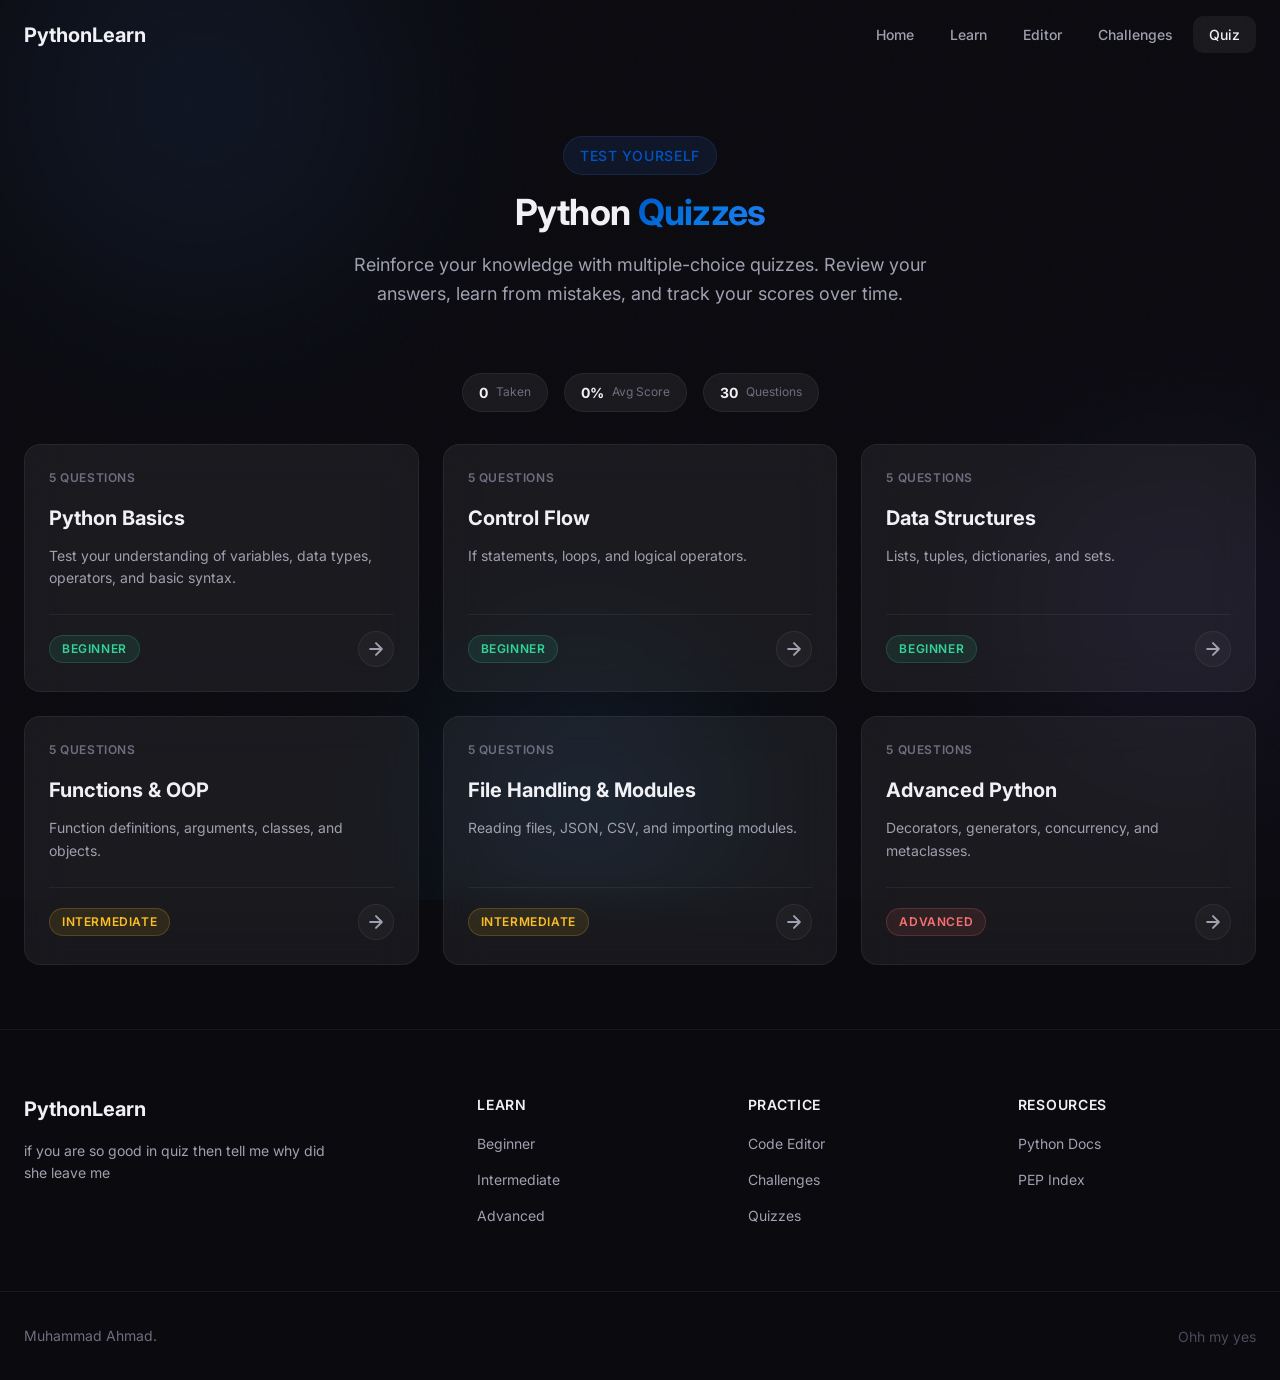
<file: pages/quiz.html>
<!DOCTYPE html>
<html lang="en">
<head>
    <meta charset="UTF-8">
    <meta name="viewport" content="width=device-width, initial-scale=1.0">
    <meta name="description" content="Test your Python knowledge with interactive multiple-choice quizzes. Track your scores and review your answers.">
    <meta name="theme-color" content="#0a0a0f">
    <title>Quiz — PythonLearn</title>
    <link rel="preconnect" href="https://fonts.googleapis.com">
    <link rel="preconnect" href="https://fonts.gstatic.com" crossorigin>
    <link href="https://fonts.googleapis.com/css2?family=Inter:wght@300;400;500;600;700;800&family=JetBrains+Mono:wght@400;500;600&display=swap" rel="stylesheet">
    <link rel="stylesheet" href="../assets/css/main.css">
    <link rel="stylesheet" href="../assets/css/quiz.css">
</head>
<body>
    <div class="ambient-background" aria-hidden="true">
        <div class="orb orb-1"></div>
        <div class="orb orb-2"></div>
        <div class="orb orb-3"></div>
        <div class="noise-overlay"></div>
    </div>

    <nav class="navbar" id="navbar" role="navigation" aria-label="Main navigation">
        <div class="nav-container">
            <a href="../index.html" class="nav-logo" aria-label="PythonLearn Home">
                
                <span class="logo-text">PythonLearn</span>
            </a>
            
            <button class="nav-toggle" id="navToggle" aria-expanded="false" aria-controls="navMenu" aria-label="Toggle navigation menu">
                <span class="hamburger-line"></span>
                <span class="hamburger-line"></span>
                <span class="hamburger-line"></span>
            </button>

            <ul class="nav-menu" id="navMenu" role="menubar">
                <li role="none"><a href="../index.html" class="nav-link" role="menuitem">Home</a></li>
                <li role="none"><a href="learn.html" class="nav-link" role="menuitem">Learn</a></li>
                <li role="none"><a href="editor.html" class="nav-link" role="menuitem">Editor</a></li>
                <li role="none"><a href="challenge.html" class="nav-link" role="menuitem">Challenges</a></li>
                <li role="none"><a href="quiz.html" class="nav-link active" role="menuitem" aria-current="page">Quiz</a></li>
            </ul>
        </div>
    </nav>

    <main class="quiz-page" id="quizPage">
        <!-- Quiz List View -->
        <section class="quiz-list-view" id="quizListView">
            <div class="section-container">
                <div class="section-header">
                    <span class="section-tag">Test Yourself</span>
                    <h1 class="section-title">Python <span class="gradient-text">Quizzes</span></h1>
                    <p class="section-description">Reinforce your knowledge with multiple-choice quizzes. Review your answers, learn from mistakes, and track your scores over time.</p>
                </div>

                <div class="quiz-stats-bar" id="quizStatsBar">
                    <div class="stat-pill">
                        <span class="stat-pill-value" id="quizCompletedCount">0</span>
                        <span class="stat-pill-label">Taken</span>
                    </div>
                    <div class="stat-pill">
                        <span class="stat-pill-value" id="quizAvgScore">0%</span>
                        <span class="stat-pill-label">Avg Score</span>
                    </div>
                    <div class="stat-pill">
                        <span class="stat-pill-value" id="quizTotalQuestions">0</span>
                        <span class="stat-pill-label">Questions</span>
                    </div>
                </div>

                <div class="quiz-grid" id="quizGrid" role="list"></div>
            </div>
        </section>

        <!-- Active Quiz View -->
        <section class="quiz-active-view hidden" id="quizActiveView" aria-live="polite">
            <div class="quiz-active-container">
                <div class="quiz-progress-bar" id="quizProgressBar" aria-hidden="true">
                    <div class="quiz-progress-fill" id="quizProgressFill"></div>
                </div>

                <div class="quiz-card glass-card">
                    <div class="quiz-card-header">
                        <span class="quiz-counter" id="quizCounter">Question 1 of 10</span>
                        <span class="quiz-score-live" id="quizScoreLive">0 / 0</span>
                    </div>

                    <div class="quiz-question" id="quizQuestion"></div>

                    <div class="quiz-options" id="quizOptions" role="radiogroup" aria-label="Answer options"></div>

                    <div class="quiz-explanation hidden" id="quizExplanation">
                        <div class="explanation-header">
                            <span class="explanation-status" id="explanationStatus"></span>
                        </div>
                        <p class="explanation-text" id="explanationText"></p>
                    </div>

                    <div class="quiz-actions">
                        <button class="btn btn-primary" id="submitAnswerBtn">Submit Answer</button>
                        <button class="btn btn-secondary hidden" id="nextQuestionBtn">Next Question</button>
                    </div>
                </div>
            </div>
        </section>

        <!-- Quiz Results View -->
        <section class="quiz-results-view hidden" id="quizResultsView">
            <div class="section-container">
                <div class="results-card glass-card">
                    <div class="results-icon" id="resultsIcon" aria-hidden="true">🎯</div>
                    <h2 class="results-title" id="resultsTitle">Quiz Complete</h2>
                    <div class="results-score" id="resultsScore">8 / 10</div>
                    <div class="results-percentage" id="resultsPercentage">80%</div>
                    <p class="results-message" id="resultsMessage">Great job! You have a solid understanding of this topic.</p>

                    <div class="results-breakdown" id="resultsBreakdown"></div>

                    <div class="results-actions">
                        <button class="btn btn-primary" id="retakeQuizBtn">Retake Quiz</button>
                        <a href="quiz.html" class="btn btn-secondary" id="backToQuizzesBtn">Back to Quizzes</a>
                    </div>
                </div>
            </div>
        </section>
    </main>

    <footer class="footer" role="contentinfo">
        <div class="footer-container">
            <div class="footer-brand">
                <a href="../index.html" class="footer-logo" aria-label="PythonLearn Home">
                    
                    <span class="footer-logo-text">PythonLearn</span>
                </a>
                <p class="footer-tagline">if you are so good in quiz then tell me why did she leave me </p>
            </div>
            
            <nav class="footer-nav" aria-label="Footer navigation">
                <div class="footer-nav-group">
                    <h4 class="footer-nav-title">Learn</h4>
                    <ul class="footer-nav-list">
                        <li><a href="learn.html?level=beginner">Beginner</a></li>
                        <li><a href="learn.html?level=intermediate">Intermediate</a></li>
                        <li><a href="learn.html?level=advanced">Advanced</a></li>
                    </ul>
                </div>
                <div class="footer-nav-group">
                    <h4 class="footer-nav-title">Practice</h4>
                    <ul class="footer-nav-list">
                        <li><a href="editor.html">Code Editor</a></li>
                        <li><a href="challenge.html">Challenges</a></li>
                        <li><a href="quiz.html">Quizzes</a></li>
                    </ul>
                </div>
                <div class="footer-nav-group">
                    <h4 class="footer-nav-title">Resources</h4>
                    <ul class="footer-nav-list">
                        <li><a href="https://docs.python.org/3/" target="_blank" rel="noopener noreferrer">Python Docs</a></li>
                        <li><a href="https://peps.python.org/" target="_blank" rel="noopener noreferrer">PEP Index</a></li>
                    </ul>
                </div>
            </nav>
        </div>
        
        <div class="footer-bottom">
            <p class="copyright"> Muhammad Ahmad. </p>
            <div class="footer-bottom-links">
                <span class="footer-made">Ohh my yes </span>
            </div>
        </div>
    </footer>

    <script src="../assets/js/storage.js"></script>
    <script src="../assets/js/animation.js"></script>
    <script src="../assets/js/navigation.js"></script>
    <script src="../assets/js/app.js"></script>
    <script src="../assets/js/quiz.js"></script>
</body>
</html>
</file>
<file: assets/css/main.css>
:root {
    
    --bg-primary: #0a0a0f;
    --bg-secondary: #111118;
    --bg-tertiary: #16161f;
    --bg-elevated: rgba(255, 255, 255, 0.03);
    --bg-glass: rgba(255, 255, 255, 0.06);
    --bg-glass-hover: rgba(255, 255, 255, 0.09);
    --bg-glass-active: rgba(255, 255, 255, 0.12);

    --text-primary: #f0f0f5;
    --text-secondary: #a0a0b0;
    --text-tertiary: #6e6e80;
    --text-muted: #4a4a5a;

    --accent-blue: #3b82f6;
    --accent-blue-light: #0055c5;
    --accent-purple: #0175e2;
    --accent-purple-light: #0779e4;
    --accent-cyan: #227aee;
    --accent-green: #34d399;
    --accent-yellow: #fbbf24;
    --accent-red: #f87171;
    --accent-orange: #fb923c;

    --border-subtle: rgba(255, 255, 255, 0.06);
    --border-medium: rgba(255, 255, 255, 0.1);
    --border-strong: rgba(255, 255, 255, 0.15);

    /* Gradients */
    --gradient-primary: linear-gradient(135deg, var(--accent-blue) 0%, var(--accent-purple) 100%);
    --gradient-text: linear-gradient(135deg, var(--accent-blue-light) 0%, var(--accent-purple-light) 50%, var(--accent-cyan) 100%);
    --gradient-glow: radial-gradient(circle at 50% 50%, rgba(59, 130, 246, 0.15) 0%, transparent 70%);

    /* Spacing Scale */
    --space-1: 0.25rem;
    --space-2: 0.5rem;
    --space-3: 0.75rem;
    --space-4: 1rem;
    --space-5: 1.25rem;
    --space-6: 1.5rem;
    --space-8: 2rem;
    --space-10: 2.5rem;
    --space-12: 3rem;
    --space-16: 4rem;
    --space-20: 5rem;
    --space-24: 6rem;
    --space-32: 8rem;

    /* Typography */
    --font-sans: 'Inter', -apple-system, BlinkMacSystemFont, 'Segoe UI', Roboto, sans-serif;
    --font-mono: 'JetBrains Mono', 'Fira Code', 'Consolas', monospace;

    --text-xs: 0.75rem;
    --text-sm: 0.875rem;
    --text-base: 1rem;
    --text-lg: 1.125rem;
    --text-xl: 1.25rem;
    --text-2xl: 1.5rem;
    --text-3xl: 1.875rem;
    --text-4xl: 2.25rem;
    --text-5xl: 3rem;
    --text-6xl: 3.75rem;

    --font-light: 300;
    --font-normal: 400;
    --font-medium: 500;
    --font-semibold: 600;
    --font-bold: 700;
    --font-extrabold: 800;

    --leading-tight: 1.2;
    --leading-snug: 1.375;
    --leading-normal: 1.5;
    --leading-relaxed: 1.625;

    /* Layout */
    --container-max: 1280px;
    --container-padding: var(--space-6);
    --section-gap: var(--space-24);

    /* Effects */
    --radius-sm: 6px;
    --radius-md: 10px;
    --radius-lg: 16px;
    --radius-xl: 24px;
    --radius-full: 9999px;

    --shadow-sm: 0 1px 2px rgba(27, 27, 27, 0.3);
    --shadow-md: 0 4px 12px rgba(56, 56, 56, 0.4);
    --shadow-lg: 0 8px 30px rgba(0, 0, 0, 0.5);
    --shadow-glow: 0 0 40px rgba(59, 130, 246, 0.15);

    --transition-fast: 150ms cubic-bezier(0.4, 0, 0.2, 1);
    --transition-base: 250ms cubic-bezier(0.4, 0, 0.2, 1);
    --transition-slow: 400ms cubic-bezier(0.4, 0, 0.2, 1);
    --transition-bounce: 500ms cubic-bezier(0.34, 1.56, 0.64, 1);

    /* Z-index scale */
    --z-base: 1;
    --z-dropdown: 100;
    --z-sticky: 200;
    --z-modal: 300;
    --z-toast: 400;
}

/* ─── Reset & Base ─── */
*,
*::before,
*::after {
    margin: 0;
    padding: 0;
    box-sizing: border-box;
}

html {
    scroll-behavior: smooth;
    -webkit-font-smoothing: antialiased;
    -moz-osx-font-smoothing: grayscale;
    text-rendering: optimizeLegibility;
}

body {
    font-family: var(--font-sans);
    font-size: var(--text-base);
    line-height: var(--leading-normal);
    color: var(--text-primary);
    background-color: var(--bg-primary);
    min-height: 100vh;
    overflow-x: hidden;
}

img,
svg,
video {
    display: block;
    max-width: 100%;
    height: auto;
}

a {
    color: inherit;
    text-decoration: none;
}

button {
    font-family: inherit;
    cursor: pointer;
    border: none;
    background: none;
    color: inherit;
}

ul,
ol {
    list-style: none;
}

input,
textarea,
select {
    font-family: inherit;
    font-size: inherit;
    color: inherit;
    background: none;
    border: none;
    outline: none;
}

pre,
code {
    font-family: var(--font-mono);
}

/* Selection */
::selection {
    background: rgba(0, 98, 255, 0.438);
    color: var(--text-primary);
}

/* Scrollbar */
::-webkit-scrollbar {
    width: 8px;
    height: 8px;
}

::-webkit-scrollbar-track {
    background: var(--bg-secondary);
}

::-webkit-scrollbar-thumb {
    background: var(--bg-tertiary);
    border-radius: var(--radius-full);
}

::-webkit-scrollbar-thumb:hover {
    background: var(--text-muted);
}

/* Focus styles */
:focus-visible {
    outline: 2px solid var(--accent-blue);
    outline-offset: 2px;
    border-radius: var(--radius-sm);
}

/* ─── Ambient Background ─── */
.ambient-background {
    position: fixed;
    inset: 0;
    z-index: 0;
    pointer-events: none;
    overflow: hidden;
}

.orb {
    position: absolute;
    border-radius: 50%;
    filter: blur(80px);
    opacity: 0.4;
    animation: orbFloat 20s ease-in-out infinite;
}

.orb-1 {
    width: 600px;
    height: 600px;
    background: radial-gradient(circle, rgba(59, 130, 246, 0.3) 0%, transparent 70%);
    top: -200px;
    left: -100px;
    animation-delay: 0s;
}

.orb-2 {
    width: 500px;
    height: 500px;
    background: radial-gradient(circle, rgba(139, 92, 246, 0.25) 0%, transparent 70%);
    top: 40%;
    right: -150px;
    animation-delay: -7s;
}

.orb-3 {
    width: 400px;
    height: 400px;
    background: radial-gradient(circle, rgba(34, 146, 238, 0.404) 0%, transparent 70%);
    bottom: -100px;
    left: 30%;
    animation-delay: -14s;
}

@keyframes orbFloat {
    0%, 100% { transform: translate(0, 0) scale(1); }
    25% { transform: translate(30px, -30px) scale(1.05); }
    50% { transform: translate(-20px, 20px) scale(0.95); }
    75% { transform: translate(20px, 10px) scale(1.02); }
}

.noise-overlay {
    position: absolute;
    inset: 0;
    opacity: 0.03;
    background-image: url("data:image/svg+xml,%3Csvg viewBox='0 0 256 256' xmlns='http://www.w3.org/2000/svg'%3E%3Cfilter id='noiseFilter'%3E%3CfeTurbulence type='fractalNoise' baseFrequency='0.9' numOctaves='4' stitchTiles='stitch'/%3E%3C/filter%3E%3Crect width='100%25' height='100%25' filter='url(%23noiseFilter)'/%3E%3C/svg%3E");
    background-repeat: repeat;
    background-size: 256px 256px;
}


.section-container {
    width: 100%;
    max-width: var(--container-max);
    margin: 0 auto;
    padding: 0 var(--container-padding);
    position: relative;
    z-index: var(--z-base);
}

/* ─── Glassmorphism Card ─── */
.glass-card {
    background: var(--bg-glass);
    backdrop-filter: blur(20px);
    -webkit-backdrop-filter: blur(20px);
    border: 1px solid var(--border-subtle);
    border-radius: var(--radius-lg);
    transition: transform var(--transition-base), box-shadow var(--transition-base), border-color var(--transition-base);
}

.glass-card:hover {
    border-color: var(--border-medium);
    box-shadow: var(--shadow-lg);
}

/* ─── Section Header Pattern ─── */
.section-header {
    text-align: center;
    max-width: 640px;
    margin: 0 auto var(--space-16);
}

.section-tag {
    display: inline-flex;
    align-items: center;
    gap: var(--space-2);
    font-size: var(--text-sm);
    font-weight: var(--font-medium);
    color: var(--accent-blue-light);
    text-transform: uppercase;
    letter-spacing: 0.05em;
    margin-bottom: var(--space-4);
    padding: var(--space-2) var(--space-4);
    background: rgba(59, 130, 246, 0.1);
    border: 1px solid rgba(59, 130, 246, 0.15);
    border-radius: var(--radius-full);
}

.section-title {
    font-size: var(--text-4xl);
    font-weight: var(--font-bold);
    line-height: var(--leading-tight);
    letter-spacing: -0.02em;
    margin-bottom: var(--space-4);
    color: var(--text-primary);
}

.section-description {
    font-size: var(--text-lg);
    color: var(--text-secondary);
    line-height: var(--leading-relaxed);
}

.gradient-text {
    background: var(--gradient-text);
    -webkit-background-clip: text;
    -webkit-text-fill-color: transparent;
    background-clip: text;
}

/* ─── Buttons ─── */
.btn {
    display: inline-flex;
    align-items: center;
    justify-content: center;
    gap: var(--space-2);
    font-family: var(--font-sans);
    font-size: var(--text-base);
    font-weight: var(--font-semibold);
    padding: var(--space-3) var(--space-6);
    border-radius: var(--radius-md);
    transition: all var(--transition-base);
    position: relative;
    overflow: hidden;
    white-space: nowrap;
}

.btn svg {
    flex-shrink: 0;
    transition: transform var(--transition-base);
}

.btn:hover svg {
    transform: translateX(2px);
}

.btn-primary {
    background: var(--gradient-primary);
    color: #fff;
    box-shadow: 0 4px 20px rgba(59, 130, 246, 0.3);
}

.btn-primary:hover {
    transform: translateY(-1px);
    box-shadow: 0 6px 24px rgba(59, 130, 246, 0.4);
}

.btn-primary:active {
    transform: translateY(0);
}

.btn-secondary {
    background: var(--bg-glass);
    color: var(--text-primary);
    border: 1px solid var(--border-medium);
    backdrop-filter: blur(10px);
}

.btn-secondary:hover {
    background: var(--bg-glass-hover);
    border-color: var(--border-strong);
    transform: translateY(-1px);
}

.btn-outline {
    background: transparent;
    color: var(--text-primary);
    border: 1px solid var(--border-medium);
}

.btn-outline:hover {
    background: var(--bg-glass);
    border-color: var(--border-strong);
}

.btn-ghost {
    background: transparent;
    color: var(--text-secondary);
}

.btn-ghost:hover {
    color: var(--text-primary);
}

.btn-large {
    padding: var(--space-4) var(--space-8);
    font-size: var(--text-lg);
}

/* ─── Navigation ─── */
.navbar {
    position: fixed;
    top: 0;
    left: 0;
    right: 0;
    z-index: var(--z-sticky);
    padding: var(--space-4) 0;
    transition: background var(--transition-base), backdrop-filter var(--transition-base), box-shadow var(--transition-base);
}

.navbar.scrolled {
    background: rgba(10, 10, 15, 0.8);
    backdrop-filter: blur(20px);
    -webkit-backdrop-filter: blur(20px);
    box-shadow: 0 1px 0 var(--border-subtle);
}

.nav-container {
    max-width: var(--container-max);
    margin: 0 auto;
    padding: 0 var(--container-padding);
    display: flex;
    align-items: center;
    justify-content: space-between;
}

.nav-logo {
    display: flex;
    align-items: center;
    gap: var(--space-3);
    font-weight: var(--font-bold);
    font-size: var(--text-xl);
    color: var(--text-primary);
    transition: opacity var(--transition-fast);
}

.nav-logo:hover {
    opacity: 0.8;
}

.logo-icon {
    flex-shrink: 0;
}

.nav-toggle {
    display: none;
    flex-direction: column;
    gap: 5px;
    padding: var(--space-2);
    z-index: calc(var(--z-sticky) + 1);
}

.hamburger-line {
    display: block;
    width: 24px;
    height: 2px;
    background: var(--text-primary);
    border-radius: var(--radius-full);
    transition: transform var(--transition-base), opacity var(--transition-base);
}

.nav-toggle[aria-expanded="true"] .hamburger-line:nth-child(1) {
    transform: translateY(7px) rotate(45deg);
}

.nav-toggle[aria-expanded="true"] .hamburger-line:nth-child(2) {
    opacity: 0;
}

.nav-toggle[aria-expanded="true"] .hamburger-line:nth-child(3) {
    transform: translateY(-7px) rotate(-45deg);
}

.nav-menu {
    display: flex;
    align-items: center;
    gap: var(--space-1);
}

.nav-link {
    display: block;
    padding: var(--space-2) var(--space-4);
    font-size: var(--text-sm);
    font-weight: var(--font-medium);
    color: var(--text-secondary);
    border-radius: var(--radius-md);
    transition: color var(--transition-fast), background var(--transition-fast);
}

.nav-link:hover,
.nav-link.active {
    color: var(--text-primary);
    background: var(--bg-glass);
}

/* ─── Footer ─── */
.footer {
    position: relative;
    z-index: var(--z-base);
    border-top: 1px solid var(--border-subtle);
    padding-top: var(--space-16);
    padding-bottom: var(--space-8);
}

.footer-container {
    max-width: var(--container-max);
    margin: 0 auto;
    padding: 0 var(--container-padding);
    display: grid;
    grid-template-columns: 1fr 2fr;
    gap: var(--space-16);
    margin-bottom: var(--space-16);
}

.footer-brand {
    max-width: 320px;
}

.footer-logo {
    display: flex;
    align-items: center;
    gap: var(--space-3);
    font-weight: var(--font-bold);
    font-size: var(--text-xl);
    margin-bottom: var(--space-4);
}

.footer-tagline {
    color: var(--text-secondary);
    line-height: var(--leading-relaxed);
    font-size: var(--text-sm);
}

.footer-nav {
    display: grid;
    grid-template-columns: repeat(3, 1fr);
    gap: var(--space-8);
}

.footer-nav-title {
    font-size: var(--text-sm);
    font-weight: var(--font-semibold);
    color: var(--text-primary);
    margin-bottom: var(--space-4);
    text-transform: uppercase;
    letter-spacing: 0.05em;
}

.footer-nav-list {
    display: flex;
    flex-direction: column;
    gap: var(--space-3);
}

.footer-nav-list a {
    color: var(--text-secondary);
    font-size: var(--text-sm);
    transition: color var(--transition-fast);
}

.footer-nav-list a:hover {
    color: var(--text-primary);
}

.footer-bottom {
    max-width: var(--container-max);
    margin: 0 auto;
    padding: 0 var(--container-padding);
    display: flex;
    justify-content: space-between;
    align-items: center;
    padding-top: var(--space-8);
    border-top: 1px solid var(--border-subtle);
}

.copyright {
    font-size: var(--text-sm);
    color: var(--text-tertiary);
}

.footer-made {
    font-size: var(--text-sm);
    color: var(--text-muted);
}

/* ─── Difficulty Badges ─── */
.difficulty-badge {
    display: inline-flex;
    align-items: center;
    padding: var(--space-1) var(--space-3);
    font-size: var(--text-xs);
    font-weight: var(--font-semibold);
    text-transform: uppercase;
    letter-spacing: 0.05em;
    border-radius: var(--radius-full);
    border: 1px solid;
}

.difficulty-badge.easy {
    color: var(--accent-green);
    background: rgba(52, 211, 153, 0.1);
    border-color: rgba(52, 211, 153, 0.2);
}

.difficulty-badge.medium {
    color: var(--accent-yellow);
    background: rgba(251, 191, 36, 0.1);
    border-color: rgba(251, 191, 36, 0.2);
}

.difficulty-badge.hard {
    color: var(--accent-red);
    background: rgba(248, 113, 113, 0.1);
    border-color: rgba(248, 113, 113, 0.2);
}

/* ─── Tags ─── */
.tag {
    display: inline-flex;
    align-items: center;
    padding: var(--space-1) var(--space-2);
    font-size: var(--text-xs);
    font-weight: var(--font-medium);
    color: var(--text-tertiary);
    background: var(--bg-elevated);
    border: 1px solid var(--border-subtle);
    border-radius: var(--radius-sm);
}

/* ─── Loading Spinner ─── */
.spinner {
    width: 20px;
    height: 20px;
    border: 2px solid var(--border-medium);
    border-top-color: var(--accent-blue);
    border-radius: 50%;
    animation: spin 0.8s linear infinite;
}

@keyframes spin {
    to { transform: rotate(360deg); }
}

/* ─── Toast Notifications ─── */
.toast-container {
    position: fixed;
    bottom: var(--space-6);
    right: var(--space-6);
    z-index: var(--z-toast);
    display: flex;
    flex-direction: column;
    gap: var(--space-3);
    pointer-events: none;
}

.toast {
    pointer-events: all;
    padding: var(--space-4) var(--space-6);
    background: var(--bg-secondary);
    border: 1px solid var(--border-medium);
    border-radius: var(--radius-md);
    box-shadow: var(--shadow-lg);
    display: flex;
    align-items: center;
    gap: var(--space-3);
    font-size: var(--text-sm);
    font-weight: var(--font-medium);
    animation: toastSlideIn var(--transition-bounce);
    max-width: 400px;
}

.toast.success {
    border-left: 3px solid var(--accent-green);
}

.toast.error {
    border-left: 3px solid var(--accent-red);
}

.toast.info {
    border-left: 3px solid var(--accent-blue);
}

@keyframes toastSlideIn {
    from {
        opacity: 0;
        transform: translateX(20px);
    }
    to {
        opacity: 1;
        transform: translateX(0);
    }
}

/* ─── Utility Classes ─── */
.sr-only {
    position: absolute;
    width: 1px;
    height: 1px;
    padding: 0;
    margin: -1px;
    overflow: hidden;
    clip: rect(0, 0, 0, 0);
    white-space: nowrap;
    border: 0;
}

.text-center { text-align: center; }
.text-left { text-align: left; }
.text-right { text-align: right; }

.hidden { display: none !important; }
.invisible { visibility: hidden; }

/* ─── Responsive Base ─── */
@media (max-width: 1024px) {
    :root {
        --text-4xl: 2rem;
        --text-5xl: 2.5rem;
        --text-6xl: 3rem;
        --section-gap: var(--space-20);
    }

    .footer-container {
        grid-template-columns: 1fr;
        gap: var(--space-10);
    }

    .footer-nav {
        grid-template-columns: repeat(2, 1fr);
    }
}

@media (max-width: 768px) {
    :root {
        --container-padding: var(--space-4);
        --text-4xl: 1.75rem;
        --text-5xl: 2.25rem;
        --section-gap: var(--space-16);
    }

    .nav-toggle {
        display: flex;
    }

    .nav-menu {
        position: fixed;
        top: 0;
        right: 0;
        bottom: 0;
        width: 280px;
        background: var(--bg-secondary);
        border-left: 1px solid var(--border-subtle);
        flex-direction: column;
        align-items: flex-start;
        padding: calc(var(--space-16) + 20px) var(--space-6) var(--space-6);
        gap: var(--space-2);
        transform: translateX(100%);
        transition: transform var(--transition-base);
        z-index: var(--z-sticky);
    }

    .nav-menu.open {
        transform: translateX(0);
    }

    .nav-link {
        width: 100%;
        padding: var(--space-3) var(--space-4);
        font-size: var(--text-base);
    }

    .footer-nav {
        grid-template-columns: 1fr;
        gap: var(--space-6);
    }

    .footer-bottom {
        flex-direction: column;
        gap: var(--space-3);
        text-align: center;
    }

    .btn {
        width: 100%;
        justify-content: center;
    }
}

@media (max-width: 480px) {
    :root {
        --text-3xl: 1.5rem;
        --text-4xl: 1.5rem;
    }
}
</file>
<file: assets/css/home.css>
.hero {
    position: relative;
    z-index: var(--z-base);
    min-height: 100vh;
    display: grid;
    grid-template-columns: 1fr 1.1fr;
    align-items: center;
    gap: var(--space-12);
    padding: calc(80px + var(--space-16)) var(--container-padding) var(--space-16);
    max-width: var(--container-max);
    margin: 0 auto;
    overflow: hidden;
}

.hero-content {
    max-width: 560px;
}

.hero-badge {
    display: inline-flex;
    align-items: center;
    gap: var(--space-2);
    font-size: var(--text-sm);
    font-weight: var(--font-medium);
    color: var(--accent-cyan);
    background: rgba(34, 211, 238, 0.08);
    border: 1px solid rgba(34, 211, 238, 0.15);
    padding: var(--space-2) var(--space-4);
    border-radius: var(--radius-full);
    margin-bottom: var(--space-6);
}

.badge-dot {
    width: 6px;
    height: 6px;
    background: var(--accent-cyan);
    border-radius: 50%;
    animation: pulse 2s ease-in-out infinite;
}

@keyframes pulse {
    0%, 100% { opacity: 1; transform: scale(1); }
    50% { opacity: 0.5; transform: scale(0.8); }
}

.hero-title {
    font-size: var(--text-5xl);
    font-weight: var(--font-extrabold);
    line-height: var(--leading-tight);
    letter-spacing: -0.03em;
    margin-bottom: var(--space-6);
    color: var(--text-primary);
}

.hero-description {
    font-size: var(--text-lg);
    color: var(--text-secondary);
    line-height: var(--leading-relaxed);
    margin-bottom: var(--space-8);
    max-width: 480px;
}

.hero-actions {
    display: flex;
    gap: var(--space-4);
    margin-bottom: var(--space-12);
}

.hero-stats {
    display: flex;
    gap: var(--space-10);
    padding-top: var(--space-8);
    border-top: 1px solid var(--border-subtle);
}

.stat-item {
    display: flex;
    flex-direction: column;
    gap: var(--space-1);
}

.stat-number {
    font-size: var(--text-3xl);
    font-weight: var(--font-bold);
    color: var(--text-primary);
    font-variant-numeric: tabular-nums;
}

.stat-label {
    font-size: var(--text-sm);
    color: var(--text-tertiary);
    font-weight: var(--font-medium);
}


.hero-preview {
    position: relative;
    perspective: 1000px;
}

.editor-window {
    background: var(--bg-secondary);
    border: 1px solid var(--border-subtle);
    border-radius: var(--radius-xl);
    overflow: hidden;
    box-shadow: 0 25px 80px rgba(0, 0, 0, 0.6), 0 0 0 1px rgba(255, 255, 255, 0.05);
    transform: rotateY(-5deg) rotateX(2deg);
    transition: transform var(--transition-slow);
    animation: editorFloat 6s ease-in-out infinite;
}

.editor-window:hover {
    transform: rotateY(-2deg) rotateX(1deg);
}

@keyframes editorFloat {
    0%, 100% { transform: rotateY(-5deg) rotateX(2deg) translateY(0); }
    50% { transform: rotateY(-5deg) rotateX(2deg) translateY(-10px); }
}

.editor-header {
    display: flex;
    align-items: center;
    gap: var(--space-3);
    padding: var(--space-3) var(--space-4);
    background: var(--bg-tertiary);
    border-bottom: 1px solid var(--border-subtle);
}

.editor-dots {
    display: flex;
    gap: 6px;
}

.dot {
    width: 10px;
    height: 10px;
    border-radius: 50%;
}

.dot-red { background: #f87171; }
.dot-yellow { background: #fbbf24; }
.dot-green { background: #34d399; }

.editor-filename {
    font-size: var(--text-xs);
    font-weight: var(--font-medium);
    color: var(--text-tertiary);
    margin-left: var(--space-2);
}

.editor-actions {
    margin-left: auto;
}

.editor-run-btn {
    font-size: var(--text-xs);
    font-weight: var(--font-semibold);
    color: var(--accent-green);
    background: rgba(52, 211, 153, 0.1);
    border: 1px solid rgba(52, 211, 153, 0.2);
    padding: var(--space-1) var(--space-3);
    border-radius: var(--radius-sm);
}

.editor-body {
    display: flex;
    min-height: 280px;
    font-family: var(--font-mono);
    font-size: var(--text-sm);
    line-height: 1.8;
}

.line-numbers {
    display: flex;
    flex-direction: column;
    align-items: flex-end;
    padding: var(--space-4) var(--space-4) var(--space-4) var(--space-5);
    background: rgba(0, 0, 0, 0.2);
    color: var(--text-muted);
    font-size: var(--text-xs);
    line-height: 1.8;
    user-select: none;
    border-right: 1px solid var(--border-subtle);
}

.code-content {
    flex: 1;
    padding: var(--space-4) var(--space-5);
    overflow-x: auto;
}

.code-content pre {
    margin: 0;
    white-space: pre;
}

.code-content code {
    font-family: inherit;
    color: var(--text-primary);
}

.token-keyword { color: #c678dd; }
.token-function { color: #61afef; }
.token-string { color: #98c379; }
.token-builtin { color: #e5c07b; }
.token-comment { color: var(--text-muted); font-style: italic; }

.editor-console {
    border-top: 1px solid var(--border-subtle);
    background: rgba(0, 0, 0, 0.3);
}

.console-header {
    font-size: var(--text-xs);
    font-weight: var(--font-semibold);
    color: var(--text-tertiary);
    text-transform: uppercase;
    letter-spacing: 0.05em;
    padding: var(--space-2) var(--space-4);
    border-bottom: 1px solid var(--border-subtle);
}

.console-output {
    padding: var(--space-3) var(--space-4);
    font-family: var(--font-mono);
    font-size: var(--text-sm);
    color: var(--text-secondary);
    min-height: 40px;
}

.console-line {
    display: block;
}

.console-cursor {
    display: inline-block;
    width: 8px;
    height: 16px;
    background: var(--accent-green);
    animation: blink 1s step-end infinite;
    vertical-align: middle;
    margin-left: 2px;
}

@keyframes blink {
    0%, 100% { opacity: 1; }
    50% { opacity: 0; }
}


.roadmap {
    position: relative;
    z-index: var(--z-base);
    padding: var(--section-gap) 0;
}

.roadmap-track {
    position: relative;
    max-width: 800px;
    margin: 0 auto;
    display: flex;
    flex-direction: column;
    gap: var(--space-8);
}

.roadmap-line {
    position: absolute;
    left: 50%;
    top: 0;
    bottom: 0;
    width: 2px;
    background: linear-gradient(to bottom, var(--accent-blue), var(--accent-purple), var(--accent-cyan));
    transform: translateX(-50%);
    opacity: 0.3;
}

.roadmap-card {
    display: grid;
    grid-template-columns: 1fr 1fr;
    align-items: center;
    gap: var(--space-8);
    position: relative;
}

.roadmap-card:nth-child(even) {
    direction: rtl;
}

.roadmap-card:nth-child(even) > * {
    direction: ltr;
}

.roadmap-card:nth-child(even) .roadmap-marker {
    justify-self: start;
    margin-left: var(--space-4);
}

.roadmap-marker {
    display: flex;
    align-items: center;
    justify-content: center;
    justify-self: end;
    margin-right: var(--space-4);
}

.marker-number {
    width: 48px;
    height: 48px;
    display: flex;
    align-items: center;
    justify-content: center;
    font-size: var(--text-lg);
    font-weight: var(--font-bold);
    color: var(--text-primary);
    background: var(--gradient-primary);
    border-radius: 50%;
    box-shadow: 0 0 20px rgba(59, 130, 246, 0.3);
    position: relative;
    z-index: 2;
}

.roadmap-content {
    padding: var(--space-8);
}

.roadmap-icon {
    width: 48px;
    height: 48px;
    display: flex;
    align-items: center;
    justify-content: center;
    background: var(--bg-elevated);
    border: 1px solid var(--border-subtle);
    border-radius: var(--radius-md);
    color: var(--accent-blue-light);
    margin-bottom: var(--space-4);
}

.roadmap-title {
    font-size: var(--text-2xl);
    font-weight: var(--font-bold);
    margin-bottom: var(--space-3);
    color: var(--text-primary);
}

.roadmap-desc {
    color: var(--text-secondary);
    line-height: var(--leading-relaxed);
    margin-bottom: var(--space-4);
}

.roadmap-meta {
    display: flex;
    align-items: center;
    gap: var(--space-2);
    font-size: var(--text-sm);
    color: var(--text-tertiary);
    margin-bottom: var(--space-6);
}

.meta-separator {
    color: var(--text-muted);
}

.roadmap-link {
    display: inline-flex;
    align-items: center;
    gap: var(--space-2);
    font-size: var(--text-sm);
    font-weight: var(--font-semibold);
    color: var(--accent-blue-light);
    transition: gap var(--transition-fast);
}

.roadmap-link:hover {
    gap: var(--space-3);
}

.roadmap-link svg {
    transition: transform var(--transition-fast);
}

.roadmap-link:hover svg {
    transform: translateX(3px);
}

/* ─── Challenges Preview ─── */
.challenges-preview {
    position: relative;
    z-index: var(--z-base);
    padding: var(--section-gap) 0;
}

.challenge-grid {
    display: grid;
    grid-template-columns: repeat(3, 1fr);
    gap: var(--space-6);
    margin-bottom: var(--space-10);
}

.challenge-card {
    padding: var(--space-6);
    display: flex;
    flex-direction: column;
    height: 100%;
    transition: transform var(--transition-base), box-shadow var(--transition-base);
}

.challenge-card:hover {
    transform: translateY(-4px);
}

.challenge-header {
    display: flex;
    justify-content: space-between;
    align-items: center;
    margin-bottom: var(--space-4);
}

.challenge-points {
    font-size: var(--text-sm);
    font-weight: var(--font-semibold);
    color: var(--accent-yellow);
}

.challenge-title {
    font-size: var(--text-xl);
    font-weight: var(--font-bold);
    margin-bottom: var(--space-3);
    color: var(--text-primary);
}

.challenge-desc {
    color: var(--text-secondary);
    line-height: var(--leading-relaxed);
    font-size: var(--text-sm);
    flex: 1;
    margin-bottom: var(--space-6);
}

.challenge-footer {
    display: flex;
    justify-content: space-between;
    align-items: center;
    padding-top: var(--space-4);
    border-top: 1px solid var(--border-subtle);
}

.challenge-tags {
    display: flex;
    gap: var(--space-2);
}

.challenge-arrow {
    width: 40px;
    height: 40px;
    display: flex;
    align-items: center;
    justify-content: center;
    background: var(--bg-elevated);
    border: 1px solid var(--border-subtle);
    border-radius: 50%;
    color: var(--text-secondary);
    transition: all var(--transition-base);
}

.challenge-arrow:hover {
    background: var(--accent-blue);
    border-color: var(--accent-blue);
    color: #fff;
    transform: scale(1.1);
}

.section-footer {
    text-align: center;
}


.features {
    position: relative;
    z-index: var(--z-base);
    padding: var(--section-gap) 0;
}

.features-grid {
    display: grid;
    grid-template-columns: repeat(3, 1fr);
    gap: var(--space-6);
}

.feature-card {
    padding: var(--space-8);
    transition: transform var(--transition-base);
}

.feature-card:hover {
    transform: translateY(-2px);
}

.feature-icon {
    width: 52px;
    height: 52px;
    display: flex;
    align-items: center;
    justify-content: center;
    background: linear-gradient(135deg, rgba(59, 130, 246, 0.15), rgba(139, 92, 246, 0.15));
    border: 1px solid rgba(59, 130, 246, 0.2);
    border-radius: var(--radius-md);
    color: var(--accent-blue-light);
    margin-bottom: var(--space-5);
}

.feature-title {
    font-size: var(--text-lg);
    font-weight: var(--font-semibold);
    margin-bottom: var(--space-3);
    color: var(--text-primary);
}

.feature-desc {
    color: var(--text-secondary);
    line-height: var(--leading-relaxed);
    font-size: var(--text-sm);
}


.cta {
    position: relative;
    z-index: var(--z-base);
    padding: var(--section-gap) 0;
}

.cta-container {
    max-width: 900px;
    margin: 0 auto;
    padding: var(--space-16) var(--space-12);
    position: relative;
    overflow: hidden;
    text-align: center;
}

.cta-content {
    position: relative;
    z-index: 2;
}

.cta-title {
    font-size: var(--text-4xl);
    font-weight: var(--font-bold);
    line-height: var(--leading-tight);
    margin-bottom: var(--space-4);
}

.cta-desc {
    font-size: var(--text-lg);
    color: var(--text-secondary);
    line-height: var(--leading-relaxed);
    max-width: 560px;
    margin: 0 auto var(--space-8);
}

.cta-actions {
    display: flex;
    gap: var(--space-4);
    justify-content: center;
    flex-wrap: wrap;
}

.cta-decoration {
    position: absolute;
    inset: 0;
    pointer-events: none;
}

.cta-orb {
    position: absolute;
    width: 300px;
    height: 300px;
    background: radial-gradient(circle, rgba(59, 130, 246, 0.2) 0%, transparent 70%);
    border-radius: 50%;
    top: 50%;
    left: 50%;
    transform: translate(-50%, -50%);
    filter: blur(60px);
    animation: ctaPulse 4s ease-in-out infinite;
}

@keyframes ctaPulse {
    0%, 100% { transform: translate(-50%, -50%) scale(1); opacity: 0.6; }
    50% { transform: translate(-50%, -50%) scale(1.2); opacity: 0.8; }
}


@media (max-width: 1024px) {
    .hero {
        grid-template-columns: 1fr;
        text-align: center;
        gap: var(--space-10);
        padding-top: calc(80px + var(--space-12));
    }

    .hero-content {
        max-width: 600px;
        margin: 0 auto;
    }

    .hero-description {
        margin: 0 auto var(--space-8);
    }

    .hero-actions {
        justify-content: center;
    }

    .hero-stats {
        justify-content: center;
    }

    .hero-preview {
        max-width: 600px;
        margin: 0 auto;
    }

    .editor-window {
        transform: none;
        animation: none;
    }

    .challenge-grid {
        grid-template-columns: repeat(2, 1fr);
    }

    .features-grid {
        grid-template-columns: repeat(2, 1fr);
    }
}

@media (max-width: 768px) {
    .hero-title {
        font-size: var(--text-4xl);
    }

    .hero-actions {
        flex-direction: column;
    }

    .hero-stats {
        gap: var(--space-6);
    }

    .roadmap-track {
        padding-left: var(--space-8);
    }

    .roadmap-line {
        left: 20px;
        transform: none;
    }

    .roadmap-card {
        grid-template-columns: 1fr;
        gap: var(--space-4);
    }

    .roadmap-card:nth-child(even) {
        direction: ltr;
    }

    .roadmap-marker {
        justify-self: start;
        margin: 0;
    }

    .marker-number {
        width: 40px;
        height: 40px;
        font-size: var(--text-base);
    }

    .roadmap-content {
        padding: var(--space-6);
    }

    .challenge-grid {
        grid-template-columns: 1fr;
    }

    .features-grid {
        grid-template-columns: 1fr;
    }

    .cta-container {
        padding: var(--space-12) var(--space-6);
    }

    .cta-title {
        font-size: var(--text-3xl);
    }

    .cta-actions {
        flex-direction: column;
    }
}

@media (max-width: 480px) {
    .hero-title {
        font-size: var(--text-3xl);
    }

    .hero-stats {
        flex-direction: column;
        gap: var(--space-4);
        text-align: center;
    }

    .editor-body {
        min-height: 220px;
    }

    .code-content {
        padding: var(--space-3);
        font-size: var(--text-xs);
    }

    .line-numbers {
        padding: var(--space-3);
        font-size: 10px;
    }
}
</file>
<file: assets/css/finish.css>
.finish-page {
    position: relative;
    z-index: var(--z-base);
    min-height: 100vh;
    padding-top: calc(72px + var(--space-16));
    padding-bottom: var(--space-16);
    display: flex;
    align-items: center;
    justify-content: center;
}

.finish-container {
    max-width: 720px;
    margin: 0 auto;
    padding: 0 var(--container-padding);
    text-align: center;
}


.finish-badge {
    width: 100px;
    height: 100px;
    display: flex;
    align-items: center;
    justify-content: center;
    margin: 0 auto var(--space-8);
    background: var(--bg-glass);
    border: 1px solid var(--border-subtle);
    border-radius: var(--radius-xl);
    box-shadow: 0 0 60px rgba(59, 130, 246, 0.15);
    animation: badgePulse 3s ease-in-out infinite;
}

@keyframes badgePulse {
    0%, 100% { transform: scale(1); box-shadow: 0 0 60px rgba(59, 130, 246, 0.15); }
    50% { transform: scale(1.05); box-shadow: 0 0 80px rgba(139, 92, 246, 0.2); }
}

.finish-badge svg {
    width: 48px;
    height: 48px;
}


.finish-title {
    font-size: var(--text-5xl);
    font-weight: var(--font-extrabold);
    line-height: var(--leading-tight);
    letter-spacing: -0.02em;
    margin-bottom: var(--space-3);
}

.finish-subtitle {
    font-size: var(--text-xl);
    color: var(--text-secondary);
    margin-bottom: var(--space-12);
}


.finish-stats {
    display: grid;
    grid-template-columns: repeat(4, 1fr);
    gap: var(--space-4);
    margin-bottom: var(--space-10);
}

.finish-stat {
    padding: var(--space-6) var(--space-4);
    display: flex;
    flex-direction: column;
    align-items: center;
    gap: var(--space-2);
    transition: transform var(--transition-base);
}

.finish-stat:hover {
    transform: translateY(-4px);
}

.finish-stat-value {
    font-size: var(--text-3xl);
    font-weight: var(--font-bold);
    color: var(--text-primary);
    font-variant-numeric: tabular-nums;
    background: var(--gradient-text);
    -webkit-background-clip: text;
    -webkit-text-fill-color: transparent;
    background-clip: text;
}

.finish-stat-label {
    font-size: var(--text-xs);
    color: var(--text-tertiary);
    font-weight: var(--font-medium);
    text-transform: uppercase;
    letter-spacing: 0.05em;
}


.finish-message {
    padding: var(--space-8);
    text-align: left;
    margin-bottom: var(--space-10);
}

.message-title {
    font-size: var(--text-2xl);
    font-weight: var(--font-bold);
    color: var(--text-primary);
    margin-bottom: var(--space-4);
}

.message-text {
    color: var(--text-secondary);
    line-height: var(--leading-relaxed);
    margin-bottom: var(--space-4);
}

.message-text:last-of-type {
    margin-bottom: var(--space-4);
}

.message-list {
    padding-left: var(--space-6);
    color: var(--text-secondary);
    line-height: var(--leading-relaxed);
    font-size: var(--text-sm);
}

.message-list li {
    margin-bottom: var(--space-2);
    position: relative;
}

.message-list li::marker {
    color: var(--accent-blue-light);
}


.finish-actions {
    display: flex;
    gap: var(--space-4);
    justify-content: center;
    margin-bottom: var(--space-12);
    flex-wrap: wrap;
}


.finish-creator {
    font-size: var(--text-sm);
    color: var(--text-tertiary);
}

.finish-creator strong {
    color: var(--text-primary);
    font-weight: var(--font-semibold);
}


@media (max-width: 1024px) {
    .finish-stats {
        grid-template-columns: repeat(2, 1fr);
    }
}

@media (max-width: 768px) {
    .finish-page {
        padding-top: calc(72px + var(--space-10));
    }

    .finish-title {
        font-size: var(--text-4xl);
    }

    .finish-subtitle {
        font-size: var(--text-lg);
    }

    .finish-badge {
        width: 80px;
        height: 80px;
    }

    .finish-badge svg {
        width: 40px;
        height: 40px;
    }

    .finish-stats {
        grid-template-columns: repeat(2, 1fr);
        gap: var(--space-3);
    }

    .finish-stat {
        padding: var(--space-4) var(--space-3);
    }

    .finish-stat-value {
        font-size: var(--text-2xl);
    }

    .finish-message {
        padding: var(--space-6);
    }

    .finish-actions {
        flex-direction: column;
    }

    .btn-large {
        width: 100%;
        justify-content: center;
    }
}

@media (max-width: 480px) {
    .finish-stats {
        grid-template-columns: 1fr;
    }

    .finish-title {
        font-size: var(--text-3xl);
    }
}
</file>
<file: assets/css/learn.css>
.learn-layout {
    display: block;
    min-height: 100vh;
    padding-top: 72px;
    position: relative;
    z-index: var(--z-base);
}


.learn-sidebar {
    position: fixed;
    top: 72px;
    left: 0;
    bottom: 0;
    width: 320px;
    background: var(--bg-secondary);
    border-right: 1px solid var(--border-subtle);
    display: flex;
    flex-direction: column;
    overflow: hidden;
    z-index: 10;
}

.sidebar-header {
    padding: var(--space-4);
    margin: var(--space-4);
    margin-bottom: 0;
    border-radius: var(--radius-md);
    display: flex;
    flex-direction: column;
    gap: var(--space-4);
}

.level-tabs {
    display: flex;
    gap: var(--space-1);
    background: var(--bg-elevated);
    padding: 4px;
    border-radius: var(--radius-md);
}

.level-tab {
    flex: 1;
    padding: var(--space-2) var(--space-1);
    font-size: var(--text-xs);
    font-weight: var(--font-semibold);
    color: var(--text-tertiary);
    border-radius: var(--radius-sm);
    transition: all var(--transition-fast);
    text-align: center;
}

.level-tab:hover {
    color: var(--text-secondary);
}

.level-tab.active {
    color: var(--text-primary);
    background: var(--bg-glass);
    box-shadow: var(--shadow-sm);
}

.search-box {
    position: relative;
}

.search-icon {
    position: absolute;
    left: var(--space-3);
    top: 50%;
    transform: translateY(-50%);
    color: var(--text-muted);
    pointer-events: none;
}

.search-input {
    width: 100%;
    padding: var(--space-3) var(--space-3) var(--space-3) var(--space-8);
    background: var(--bg-elevated);
    border: 1px solid var(--border-subtle);
    border-radius: var(--radius-md);
    font-size: var(--text-sm);
    color: var(--text-primary);
    transition: border-color var(--transition-fast);
}

.search-input:focus {
    border-color: var(--accent-blue);
}

.search-input::placeholder {
    color: var(--text-muted);
}

.lesson-list-container {
    flex: 1;
    overflow-y: auto;
    padding: 0 var(--space-4) var(--space-4);
}

.progress-summary {
    padding: var(--space-4) var(--space-2);
    border-bottom: 1px solid var(--border-subtle);
    margin-bottom: var(--space-2);
}

.progress-label {
    display: block;
    font-size: var(--text-xs);
    font-weight: var(--font-semibold);
    color: var(--text-tertiary);
    text-transform: uppercase;
    letter-spacing: 0.05em;
    margin-bottom: var(--space-2);
}

.progress-bar-mini {
    height: 4px;
    background: var(--bg-elevated);
    border-radius: var(--radius-full);
    overflow: hidden;
}

.progress-bar-mini::after {
    content: '';
    display: block;
    height: 100%;
    width: var(--progress, 0%);
    background: var(--gradient-primary);
    border-radius: var(--radius-full);
    transition: width 0.4s ease;
}

.lesson-list {
    display: flex;
    flex-direction: column;
    gap: 2px;
}

.lesson-item {
    display: flex;
    align-items: center;
    gap: var(--space-3);
    padding: var(--space-3) var(--space-4);
    border-radius: var(--radius-md);
    cursor: pointer;
    transition: background var(--transition-fast);
    text-align: left;
    width: 100%;
}

.lesson-item:hover {
    background: var(--bg-elevated);
}

.lesson-item.active {
    background: rgba(59, 130, 246, 0.1);
    border: 1px solid rgba(59, 130, 246, 0.15);
}

.lesson-item.completed .lesson-item-check {
    color: var(--accent-green);
    opacity: 1;
}

.lesson-item-check {
    width: 18px;
    height: 18px;
    display: flex;
    align-items: center;
    justify-content: center;
    color: var(--text-muted);
    opacity: 0.4;
    flex-shrink: 0;
    font-size: var(--text-xs);
}

.lesson-item-info {
    flex: 1;
    min-width: 0;
}

.lesson-item-title {
    font-size: var(--text-sm);
    font-weight: var(--font-medium);
    color: var(--text-primary);
    white-space: nowrap;
    overflow: hidden;
    text-overflow: ellipsis;
}

.lesson-item-meta {
    font-size: var(--text-xs);
    color: var(--text-muted);
    margin-top: 2px;
}


.learn-main {
    margin-left: 320px;
    width: calc(100% - 320px);
    min-height: calc(100vh - 72px);
    padding: 40px 48px;
    box-sizing: border-box;
}

.lesson-view {
    width: 100%;
    max-width: 820px;
    margin: 0 auto;
    position: relative;
}

.lesson-header,
.lesson-body,
.lesson-section,
.lesson-explanation,
.lesson-examples,
.lesson-practice,
.lesson-nav,
.lesson-challenge {
    width: 100%;
}


.lesson-empty-state {
    text-align: center;
    padding: var(--space-20) var(--space-6);
    max-width: 480px;
    margin: 0 auto;
}

.empty-icon {
    width: 80px;
    height: 80px;
    display: flex;
    align-items: center;
    justify-content: center;
    margin: 0 auto var(--space-6);
    color: var(--text-muted);
    background: var(--bg-elevated);
    border: 1px solid var(--border-subtle);
    border-radius: var(--radius-xl);
}

.empty-title {
    font-size: var(--text-2xl);
    font-weight: var(--font-bold);
    margin-bottom: var(--space-3);
    color: var(--text-primary);
}

.empty-desc {
    color: var(--text-secondary);
    line-height: var(--leading-relaxed);
    margin-bottom: var(--space-6);
}


.lesson-header {
    margin-bottom: var(--space-10);
    padding-bottom: var(--space-8);
    border-bottom: 1px solid var(--border-subtle);
}

.lesson-meta {
    display: flex;
    align-items: center;
    gap: var(--space-3);
    margin-bottom: var(--space-4);
}

.lesson-level-badge {
    font-size: var(--text-xs);
    font-weight: var(--font-semibold);
    text-transform: uppercase;
    letter-spacing: 0.05em;
    padding: var(--space-1) var(--space-3);
    border-radius: var(--radius-full);
}

.lesson-level-badge[data-level="beginner"] {
    color: var(--accent-green);
    background: rgba(52, 211, 153, 0.1);
    border: 1px solid rgba(52, 211, 153, 0.2);
}

.lesson-level-badge[data-level="intermediate"] {
    color: var(--accent-yellow);
    background: rgba(251, 191, 36, 0.1);
    border: 1px solid rgba(251, 191, 36, 0.2);
}

.lesson-level-badge[data-level="advanced"] {
    color: var(--accent-red);
    background: rgba(248, 113, 113, 0.1);
    border: 1px solid rgba(248, 113, 113, 0.2);
}

.lesson-duration {
    display: flex;
    align-items: center;
    gap: var(--space-1);
    font-size: var(--text-sm);
    color: var(--text-tertiary);
}

.lesson-title {
    font-size: var(--text-3xl);
    font-weight: var(--font-bold);
    line-height: var(--leading-tight);
    margin-bottom: var(--space-4);
    color: var(--text-primary);
    width: 100%;
    white-space: normal;
    word-break: normal;
    overflow-wrap: break-word;
}

.lesson-intro {
    font-size: var(--text-lg);
    color: var(--text-secondary);
    line-height: var(--leading-relaxed);
    margin-bottom: var(--space-6);
    width: 100%;
    white-space: normal;
    word-break: normal;
    overflow-wrap: break-word;
}

.lesson-actions {
    display: flex;
    gap: var(--space-3);
    flex-wrap: wrap;
}

.btn-sm {
    padding: var(--space-2) var(--space-4);
    font-size: var(--text-sm);
}

.btn-xs {
    padding: var(--space-1) var(--space-3);
    font-size: var(--text-xs);
}


.lesson-body {
    display: flex;
    flex-direction: column;
    gap: var(--space-12);
}

.lesson-section {
    scroll-margin-top: 100px;
}

.section-heading {
    font-size: var(--text-xl);
    font-weight: var(--font-bold);
    color: var(--text-primary);
    margin-bottom: var(--space-6);
    display: flex;
    align-items: center;
    gap: var(--space-3);
}

.section-number {
    width: 32px;
    height: 32px;
    display: flex;
    align-items: center;
    justify-content: center;
    font-size: var(--text-sm);
    font-weight: var(--font-bold);
    color: var(--accent-blue-light);
    background: rgba(59, 130, 246, 0.1);
    border: 1px solid rgba(59, 130, 246, 0.15);
    border-radius: var(--radius-md);
    flex-shrink: 0;
}


.lesson-explanation {
    color: var(--text-secondary);
    line-height: var(--leading-relaxed);
    font-size: var(--text-base);
    width: 100%;
}

.lesson-explanation p {
    margin-bottom: var(--space-4);
    white-space: normal;
    word-break: normal;
    overflow-wrap: break-word;
}

.lesson-explanation p:last-child {
    margin-bottom: 0;
}

.lesson-explanation strong {
    color: var(--text-primary);
    font-weight: var(--font-semibold);
}

.lesson-explanation code {
    font-family: var(--font-mono);
    font-size: 0.9em;
    color: var(--accent-cyan);
    background: var(--bg-elevated);
    padding: 2px 6px;
    border-radius: var(--radius-sm);
}


.code-block {
    background: var(--bg-secondary);
    border: 1px solid var(--border-subtle);
    border-radius: var(--radius-md);
    overflow: hidden;
    margin: var(--space-4) 0;
}

.code-block-header {
    display: flex;
    align-items: center;
    justify-content: space-between;
    padding: var(--space-2) var(--space-4);
    background: var(--bg-tertiary);
    border-bottom: 1px solid var(--border-subtle);
}

.code-block-lang {
    font-size: var(--text-xs);
    font-weight: var(--font-semibold);
    color: var(--text-tertiary);
    text-transform: uppercase;
    letter-spacing: 0.05em;
}

.code-block-copy {
    padding: var(--space-1) var(--space-2);
    font-size: var(--text-xs);
    color: var(--text-muted);
    background: var(--bg-elevated);
    border: 1px solid var(--border-subtle);
    border-radius: var(--radius-sm);
    transition: all var(--transition-fast);
}

.code-block-copy:hover {
    color: var(--text-primary);
    border-color: var(--border-medium);
}

.code-block pre {
    padding: var(--space-4);
    overflow-x: auto;
    font-family: var(--font-mono);
    font-size: var(--text-sm);
    line-height: 1.7;
    color: var(--text-primary);
}

.code-block code {
    font-family: inherit;
}


.lesson-examples {
    display: flex;
    flex-direction: column;
    gap: var(--space-6);
}

.example-item {
    background: var(--bg-glass);
    border: 1px solid var(--border-subtle);
    border-radius: var(--radius-lg);
    padding: var(--space-6);
}

.example-title {
    font-size: var(--text-base);
    font-weight: var(--font-semibold);
    color: var(--text-primary);
    margin-bottom: var(--space-3);
}

.example-desc {
    color: var(--text-secondary);
    font-size: var(--text-sm);
    line-height: var(--leading-relaxed);
    margin-bottom: var(--space-4);
}


.lesson-tips {
    display: flex;
    flex-direction: column;
    gap: var(--space-3);
}

.lesson-tips li {
    display: flex;
    gap: var(--space-3);
    padding: var(--space-4);
    background: rgba(52, 211, 153, 0.05);
    border: 1px solid rgba(52, 211, 153, 0.1);
    border-radius: var(--radius-md);
    color: var(--text-secondary);
    font-size: var(--text-sm);
    line-height: var(--leading-relaxed);
}

.lesson-tips li::before {
    content: '💡';
    flex-shrink: 0;
    font-size: var(--text-base);
}


.lesson-mistakes {
    display: flex;
    flex-direction: column;
    gap: var(--space-3);
}

.mistake-item {
    display: flex;
    gap: var(--space-3);
    padding: var(--space-4);
    background: rgba(248, 113, 113, 0.05);
    border: 1px solid rgba(248, 113, 113, 0.1);
    border-radius: var(--radius-md);
}

.mistake-item::before {
    content: '⚠️';
    flex-shrink: 0;
    font-size: var(--text-base);
}

.mistake-title {
    font-weight: var(--font-semibold);
    color: var(--accent-red);
    font-size: var(--text-sm);
    margin-bottom: var(--space-1);
}

.mistake-desc {
    color: var(--text-secondary);
    font-size: var(--text-sm);
    line-height: var(--leading-relaxed);
}


.lesson-practice {
    background: var(--bg-secondary);
    border: 1px solid var(--border-subtle);
    border-radius: var(--radius-lg);
    overflow: hidden;
}

.practice-instruction {
    padding: var(--space-4) var(--space-6);
    color: var(--text-secondary);
    font-size: var(--text-sm);
    border-bottom: 1px solid var(--border-subtle);
    margin: 0;
}

.practice-editor {
    background: var(--bg-primary);
}

.practice-editor-header {
    display: flex;
    align-items: center;
    justify-content: space-between;
    padding: var(--space-2) var(--space-4);
    background: var(--bg-tertiary);
    border-bottom: 1px solid var(--border-subtle);
}

.practice-filename {
    font-size: var(--text-xs);
    font-weight: var(--font-medium);
    color: var(--text-tertiary);
    font-family: var(--font-mono);
}

.practice-codearea {
    width: 100%;
    min-height: 200px;
    padding: var(--space-4);
    background: var(--bg-primary);
    color: var(--text-primary);
    font-family: var(--font-mono);
    font-size: var(--text-sm);
    line-height: 1.7;
    border: none;
    resize: vertical;
    tab-size: 4;
}

.practice-codearea:focus {
    outline: none;
}

.practice-actions {
    display: flex;
    gap: var(--space-3);
    padding: var(--space-4) var(--space-6);
    border-top: 1px solid var(--border-subtle);
    background: var(--bg-secondary);
}

.practice-output {
    border-top: 1px solid var(--border-subtle);
    background: rgba(0, 0, 0, 0.3);
}

.output-header {
    font-size: var(--text-xs);
    font-weight: var(--font-semibold);
    color: var(--text-tertiary);
    text-transform: uppercase;
    letter-spacing: 0.05em;
    padding: var(--space-2) var(--space-4);
    border-bottom: 1px solid var(--border-subtle);
}

.output-body {
    padding: var(--space-4);
    font-family: var(--font-mono);
    font-size: var(--text-sm);
    color: var(--text-secondary);
    line-height: 1.6;
    white-space: pre-wrap;
    word-break: break-word;
    margin: 0;
    max-height: 300px;
    overflow-y: auto;
}

.output-body.error {
    color: var(--accent-red);
}

.output-body.success {
    color: var(--accent-green);
}


.lesson-challenge {
    background: var(--bg-glass);
    border: 1px solid var(--border-subtle);
    border-radius: var(--radius-lg);
    padding: var(--space-6);
    text-align: center;
}

.lesson-challenge p {
    color: var(--text-secondary);
    margin-bottom: var(--space-4);
}


.lesson-nav {
    display: grid;
    grid-template-columns: 1fr 1fr;
    gap: var(--space-4);
    margin-top: var(--space-12);
    padding-top: var(--space-8);
    border-top: 1px solid var(--border-subtle);
}

.lesson-nav-btn {
    display: flex;
    align-items: center;
    gap: var(--space-3);
    padding: var(--space-4) var(--space-5);
    background: var(--bg-glass);
    border: 1px solid var(--border-subtle);
    border-radius: var(--radius-md);
    color: var(--text-primary);
    transition: all var(--transition-base);
    text-align: left;
}

.lesson-nav-btn:hover {
    background: var(--bg-glass-hover);
    border-color: var(--border-medium);
    transform: translateY(-1px);
}

.lesson-nav-btn.next {
    justify-content: flex-end;
    text-align: right;
    flex-direction: row-reverse;
}

.lesson-nav-btn:disabled {
    opacity: 0.4;
    cursor: not-allowed;
    transform: none;
}

.lesson-nav-btn:disabled:hover {
    background: var(--bg-glass);
    border-color: var(--border-subtle);
}

.nav-btn-text {
    display: flex;
    flex-direction: column;
    gap: 2px;
}

.nav-btn-label {
    font-size: var(--text-xs);
    color: var(--text-tertiary);
    text-transform: uppercase;
    letter-spacing: 0.05em;
}

.nav-btn-title {
    font-size: var(--text-sm);
    font-weight: var(--font-semibold);
    color: var(--text-primary);
}


footer {
    margin-left: 320px;
    width: calc(100% - 320px);
    box-sizing: border-box;
}


@media (max-width: 1024px) {
    .learn-layout {
        /* no grid needed */
    }

    .learn-sidebar {
        position: fixed;
        top: 0;
        left: 0;
        right: 0;
        bottom: auto;
        width: 100%;
        height: auto;
        max-height: 60vh;
        border-right: none;
        border-bottom: 1px solid var(--border-subtle);
        transform: translateY(-100%);
        transition: transform var(--transition-base);
        z-index: calc(var(--z-sticky) + 5);
        border-radius: 0 0 var(--radius-xl) var(--radius-xl);
    }

    .learn-sidebar.open {
        transform: translateY(0);
    }

    .learn-main {
        margin-left: 0 !important;
        width: 100% !important;
        padding: var(--space-6);
    }

    .lesson-list-container {
        max-height: 40vh;
    }

    footer {
        margin-left: 0;
        width: 100%;
    }
}

@media (max-width: 768px) {
    .learn-main {
        padding: var(--space-4);
    }

    .lesson-title {
        font-size: var(--text-2xl);
    }

    .lesson-actions {
        flex-direction: column;
    }

    .lesson-nav {
        grid-template-columns: 1fr;
    }

    .lesson-nav-btn.next {
        flex-direction: row;
        text-align: left;
        justify-content: flex-start;
    }

    .practice-actions {
        flex-direction: column;
    }

    .section-heading {
        font-size: var(--text-lg);
    }
}
</file>
<file: assets/css/quiz.css>
.quiz-page {
    position: relative;
    z-index: var(--z-base);
    min-height: 100vh;
    padding-top: 72px;
}

/* ─── List View ─── */
.quiz-list-view {
    padding: var(--space-16) 0;
}

.quiz-stats-bar {
    display: flex;
    gap: var(--space-4);
    margin-bottom: var(--space-8);
    flex-wrap: wrap;
    justify-content: center;
}

.stat-pill {
    display: flex;
    align-items: center;
    gap: var(--space-2);
    padding: var(--space-2) var(--space-4);
    background: var(--bg-glass);
    border: 1px solid var(--border-subtle);
    border-radius: var(--radius-full);
}

.stat-pill-value {
    font-size: var(--text-sm);
    font-weight: var(--font-bold);
    color: var(--text-primary);
}

.stat-pill-label {
    font-size: var(--text-xs);
    color: var(--text-tertiary);
}

/* ─── Quiz Grid ─── */
.quiz-grid {
    display: grid;
    grid-template-columns: repeat(3, 1fr);
    gap: var(--space-6);
}

.quiz-card-item {
    padding: var(--space-6);
    cursor: pointer;
    display: flex;
    flex-direction: column;
    height: 100%;
    position: relative;
    overflow: hidden;
    transition: transform var(--transition-base), box-shadow var(--transition-base);
}

.quiz-card-item:hover {
    transform: translateY(-4px);
    box-shadow: var(--shadow-lg);
}

.quiz-card-item.completed {
    border-color: rgba(52, 211, 153, 0.2);
}

.quiz-card-item.completed::after {
    content: '✓';
    position: absolute;
    top: var(--space-4);
    right: var(--space-4);
    width: 24px;
    height: 24px;
    display: flex;
    align-items: center;
    justify-content: center;
    background: var(--accent-green);
    color: #fff;
    border-radius: 50%;
    font-size: var(--text-xs);
    font-weight: var(--font-bold);
}

.quiz-card-header-row {
    display: flex;
    justify-content: space-between;
    align-items: center;
    margin-bottom: var(--space-4);
}

.quiz-card-questions {
    font-size: var(--text-xs);
    font-weight: var(--font-semibold);
    color: var(--text-tertiary);
    text-transform: uppercase;
    letter-spacing: 0.05em;
}

.quiz-card-best {
    font-size: var(--text-sm);
    font-weight: var(--font-bold);
    color: var(--accent-green);
}

.quiz-card-title {
    font-size: var(--text-xl);
    font-weight: var(--font-bold);
    color: var(--text-primary);
    margin-bottom: var(--space-3);
}

.quiz-card-desc {
    color: var(--text-secondary);
    font-size: var(--text-sm);
    line-height: var(--leading-relaxed);
    flex: 1;
    margin-bottom: var(--space-6);
}

.quiz-card-footer {
    display: flex;
    justify-content: space-between;
    align-items: center;
    padding-top: var(--space-4);
    border-top: 1px solid var(--border-subtle);
}

.quiz-card-level {
    font-size: var(--text-xs);
    font-weight: var(--font-semibold);
    text-transform: uppercase;
    letter-spacing: 0.05em;
    padding: var(--space-1) var(--space-3);
    border-radius: var(--radius-full);
}

.quiz-card-level.beginner {
    color: var(--accent-green);
    background: rgba(52, 211, 153, 0.1);
    border: 1px solid rgba(52, 211, 153, 0.2);
}

.quiz-card-level.intermediate {
    color: var(--accent-yellow);
    background: rgba(251, 191, 36, 0.1);
    border: 1px solid rgba(251, 191, 36, 0.2);
}

.quiz-card-level.advanced {
    color: var(--accent-red);
    background: rgba(248, 113, 113, 0.1);
    border: 1px solid rgba(248, 113, 113, 0.2);
}

.quiz-card-arrow {
    width: 36px;
    height: 36px;
    display: flex;
    align-items: center;
    justify-content: center;
    background: var(--bg-elevated);
    border: 1px solid var(--border-subtle);
    border-radius: 50%;
    color: var(--text-secondary);
    transition: all var(--transition-base);
}

.quiz-card-item:hover .quiz-card-arrow {
    background: var(--accent-blue);
    border-color: var(--accent-blue);
    color: #fff;
    transform: scale(1.1);
}

/* ─── Active Quiz View ─── */
.quiz-active-view {
    padding: var(--space-10) var(--space-6);
    max-width: 720px;
    margin: 0 auto;
}

.quiz-active-container {
    position: relative;
}

.quiz-progress-bar {
    width: 100%;
    height: 4px;
    background: var(--bg-elevated);
    border-radius: var(--radius-full);
    margin-bottom: var(--space-6);
    overflow: hidden;
}

.quiz-progress-fill {
    height: 100%;
    background: var(--gradient-primary);
    border-radius: var(--radius-full);
    transition: width 0.4s ease;
    width: 0%;
}

.quiz-card {
    padding: var(--space-8);
}

.quiz-card-header {
    display: flex;
    justify-content: space-between;
    align-items: center;
    margin-bottom: var(--space-6);
}

.quiz-counter {
    font-size: var(--text-sm);
    font-weight: var(--font-semibold);
    color: var(--text-tertiary);
}

.quiz-score-live {
    font-size: var(--text-sm);
    font-weight: var(--font-bold);
    color: var(--accent-blue-light);
}

.quiz-question {
    font-size: var(--text-xl);
    font-weight: var(--font-semibold);
    color: var(--text-primary);
    line-height: var(--leading-snug);
    margin-bottom: var(--space-8);
}

.quiz-question code {
    font-family: var(--font-mono);
    font-size: 0.9em;
    color: var(--accent-cyan);
    background: var(--bg-elevated);
    padding: 2px 6px;
    border-radius: var(--radius-sm);
}

/* ─── Options ─── */
.quiz-options {
    display: flex;
    flex-direction: column;
    gap: var(--space-3);
    margin-bottom: var(--space-8);
}

.quiz-option {
    display: flex;
    align-items: flex-start;
    gap: var(--space-4);
    padding: var(--space-4) var(--space-5);
    background: var(--bg-elevated);
    border: 2px solid var(--border-subtle);
    border-radius: var(--radius-md);
    cursor: pointer;
    transition: all var(--transition-fast);
    text-align: left;
    width: 100%;
}

.quiz-option:hover {
    border-color: var(--border-medium);
    background: var(--bg-glass);
}

.quiz-option.selected {
    border-color: var(--accent-blue);
    background: rgba(59, 130, 246, 0.08);
}

.quiz-option.correct {
    border-color: var(--accent-green);
    background: rgba(52, 211, 153, 0.08);
}

.quiz-option.incorrect {
    border-color: var(--accent-red);
    background: rgba(248, 113, 113, 0.08);
}

.quiz-option.disabled {
    cursor: default;
    opacity: 0.7;
}

.quiz-option-marker {
    width: 22px;
    height: 22px;
    border: 2px solid var(--border-medium);
    border-radius: 50%;
    display: flex;
    align-items: center;
    justify-content: center;
    flex-shrink: 0;
    margin-top: 2px;
    font-size: 12px;
    transition: all var(--transition-fast);
}

.quiz-option.selected .quiz-option-marker {
    border-color: var(--accent-blue);
    background: var(--accent-blue);
    color: #fff;
}

.quiz-option.correct .quiz-option-marker {
    border-color: var(--accent-green);
    background: var(--accent-green);
    color: #fff;
}

.quiz-option.incorrect .quiz-option-marker {
    border-color: var(--accent-red);
    background: var(--accent-red);
    color: #fff;
}

.quiz-option-text {
    font-size: var(--text-base);
    color: var(--text-primary);
    line-height: var(--leading-relaxed);
}

.quiz-option-text code {
    font-family: var(--font-mono);
    font-size: 0.9em;
    color: var(--accent-cyan);
    background: var(--bg-primary);
    padding: 2px 6px;
    border-radius: var(--radius-sm);
}

/* ─── Explanation ─── */
.quiz-explanation {
    padding: var(--space-5);
    background: rgba(59, 130, 246, 0.05);
    border: 1px solid rgba(59, 130, 246, 0.15);
    border-radius: var(--radius-md);
    margin-bottom: var(--space-6);
    animation: fadeIn 0.3s ease;
}

.quiz-explanation.correct-exp {
    background: rgba(52, 211, 153, 0.05);
    border-color: rgba(52, 211, 153, 0.2);
}

.quiz-explanation.incorrect-exp {
    background: rgba(248, 113, 113, 0.05);
    border-color: rgba(248, 113, 113, 0.2);
}

@keyframes fadeIn {
    from { opacity: 0; transform: translateY(8px); }
    to { opacity: 1; transform: translateY(0); }
}

.explanation-header {
    display: flex;
    align-items: center;
    gap: var(--space-2);
    margin-bottom: var(--space-2);
}

.explanation-status {
    font-size: var(--text-sm);
    font-weight: var(--font-bold);
}

.explanation-status.correct-text {
    color: var(--accent-green);
}

.explanation-status.incorrect-text {
    color: var(--accent-red);
}

.explanation-text {
    font-size: var(--text-sm);
    color: var(--text-secondary);
    line-height: var(--leading-relaxed);
    margin: 0;
}

/* ─── Quiz Actions ─── */
.quiz-actions {
    display: flex;
    gap: var(--space-3);
    justify-content: center;
}

/* ─── Results View ─── */
.quiz-results-view {
    padding: var(--space-16) var(--space-6);
    min-height: calc(100vh - 72px);
    display: flex;
    align-items: center;
}

.results-card {
    max-width: 560px;
    margin: 0 auto;
    padding: var(--space-12) var(--space-8);
    text-align: center;
    width: 100%;
}

.results-icon {
    font-size: 48px;
    margin-bottom: var(--space-4);
}

.results-title {
    font-size: var(--text-2xl);
    font-weight: var(--font-bold);
    color: var(--text-primary);
    margin-bottom: var(--space-2);
}

.results-score {
    font-size: var(--text-3xl);
    font-weight: var(--font-bold);
    color: var(--text-primary);
    margin-bottom: var(--space-1);
}

.results-percentage {
    font-size: var(--text-5xl);
    font-weight: var(--font-extrabold);
    background: var(--gradient-text);
    -webkit-background-clip: text;
    -webkit-text-fill-color: transparent;
    background-clip: text;
    margin-bottom: var(--space-4);
}

.results-message {
    color: var(--text-secondary);
    font-size: var(--text-base);
    line-height: var(--leading-relaxed);
    margin-bottom: var(--space-8);
}

.results-breakdown {
    text-align: left;
    margin-bottom: var(--space-8);
    max-height: 300px;
    overflow-y: auto;
}

.breakdown-item {
    display: flex;
    align-items: flex-start;
    gap: var(--space-3);
    padding: var(--space-3) var(--space-4);
    border-radius: var(--radius-md);
    margin-bottom: var(--space-2);
}

.breakdown-item.correct {
    background: rgba(52, 211, 153, 0.05);
}

.breakdown-item.incorrect {
    background: rgba(248, 113, 113, 0.05);
}

.breakdown-marker {
    width: 20px;
    height: 20px;
    display: flex;
    align-items: center;
    justify-content: center;
    border-radius: 50%;
    flex-shrink: 0;
    font-size: 11px;
    font-weight: bold;
    margin-top: 2px;
}

.breakdown-item.correct .breakdown-marker {
    background: var(--accent-green);
    color: #fff;
}

.breakdown-item.incorrect .breakdown-marker {
    background: var(--accent-red);
    color: #fff;
}

.breakdown-text {
    font-size: var(--text-sm);
    color: var(--text-secondary);
    line-height: var(--leading-relaxed);
}

.breakdown-answer {
    font-size: var(--text-xs);
    color: var(--text-muted);
    margin-top: 2px;
}

.results-actions {
    display: flex;
    gap: var(--space-3);
    justify-content: center;
    flex-wrap: wrap;
}

/* ─── Responsive ─── */
@media (max-width: 1024px) {
    .quiz-grid {
        grid-template-columns: repeat(2, 1fr);
    }
}

@media (max-width: 768px) {
    .quiz-grid {
        grid-template-columns: 1fr;
    }

    .quiz-stats-bar {
        justify-content: center;
    }

    .quiz-card {
        padding: var(--space-6);
    }

    .quiz-question {
        font-size: var(--text-lg);
    }

    .results-card {
        padding: var(--space-8) var(--space-5);
    }

    .results-percentage {
        font-size: var(--text-4xl);
    }

    .results-actions {
        flex-direction: column;
    }
}
</file>
